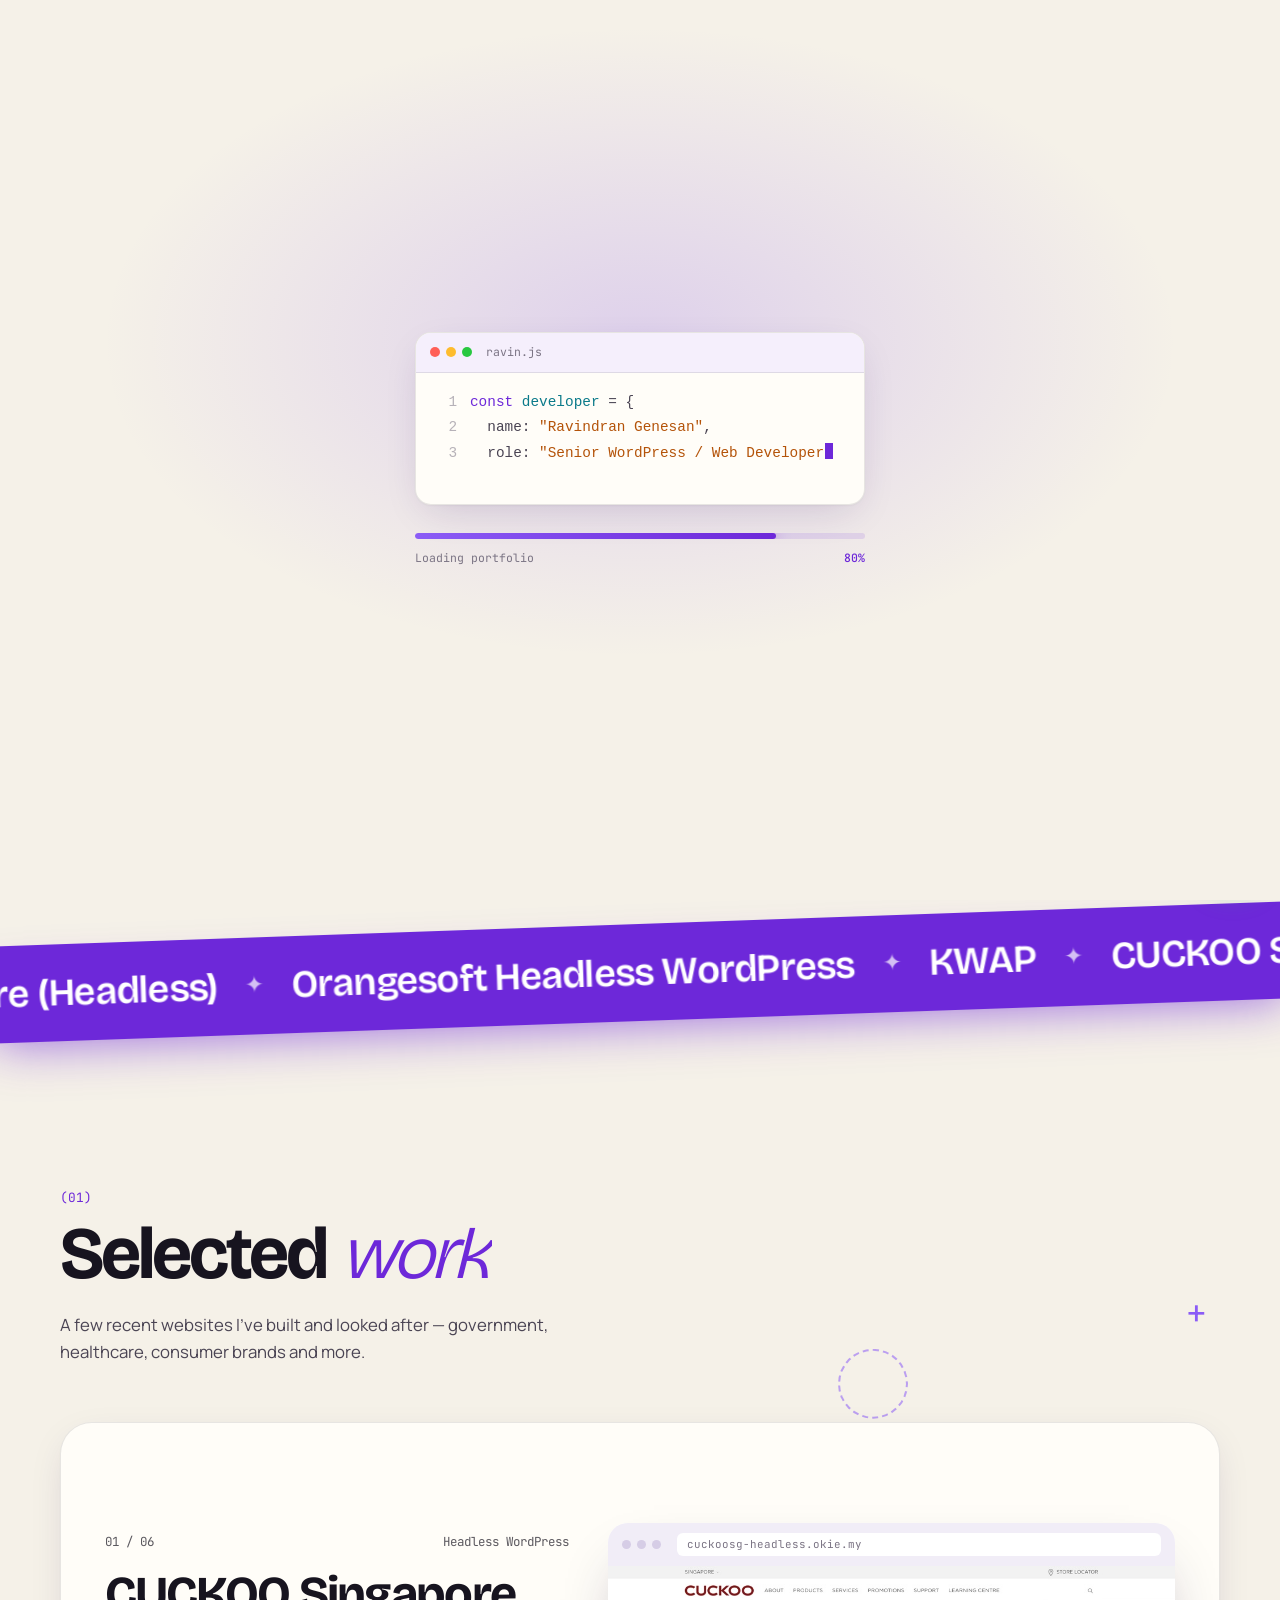
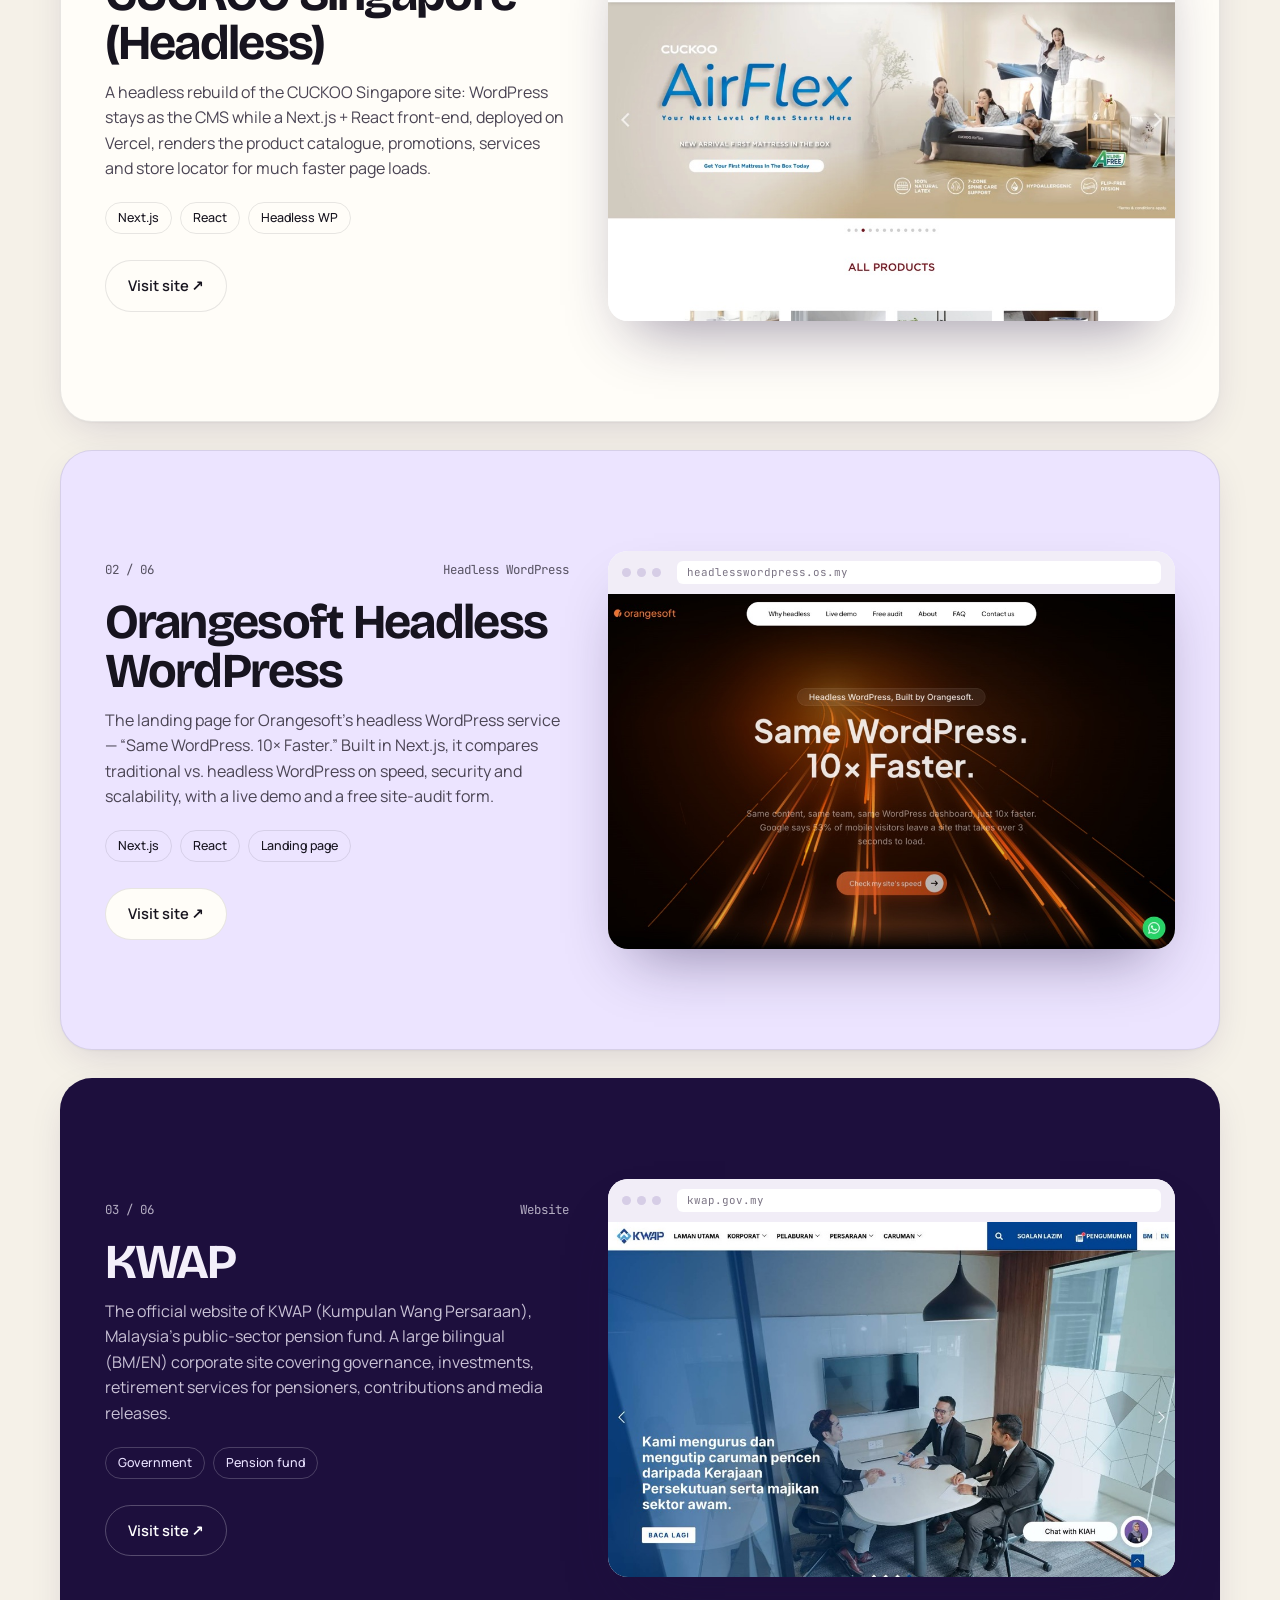
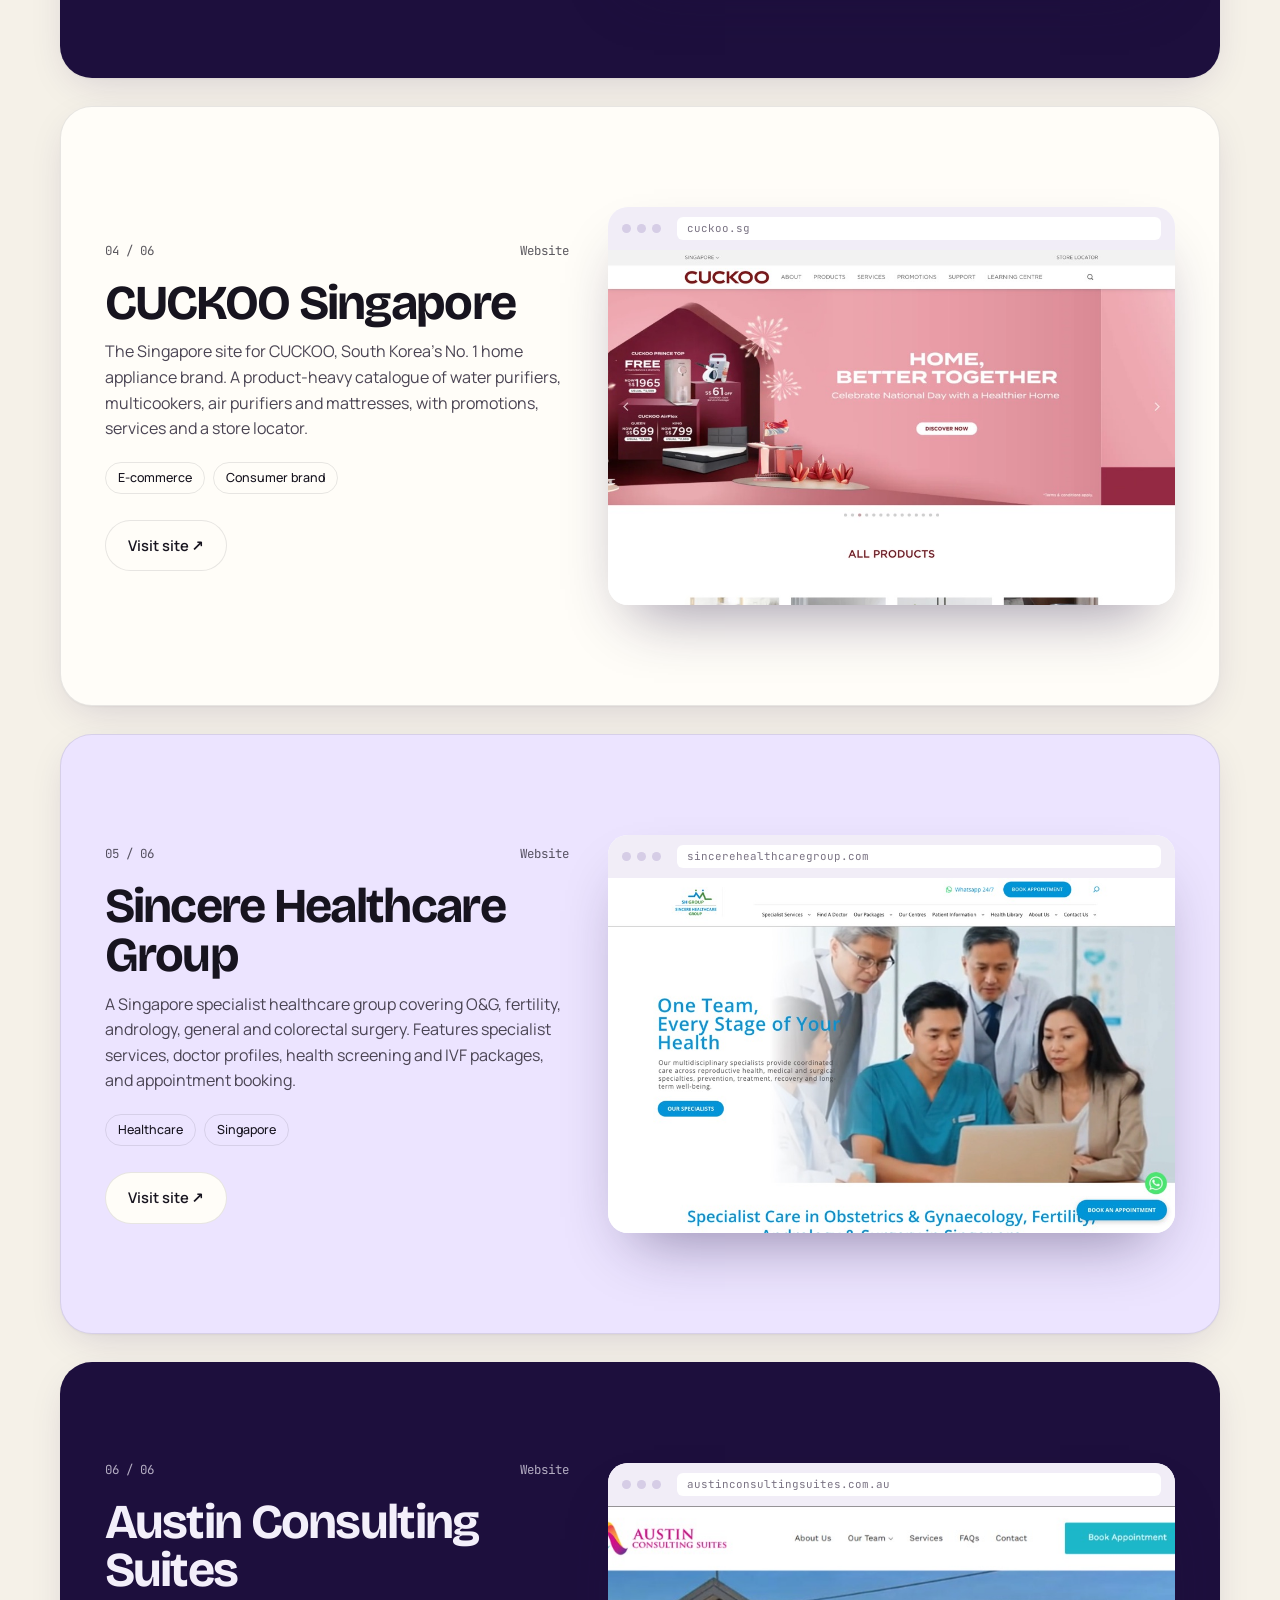
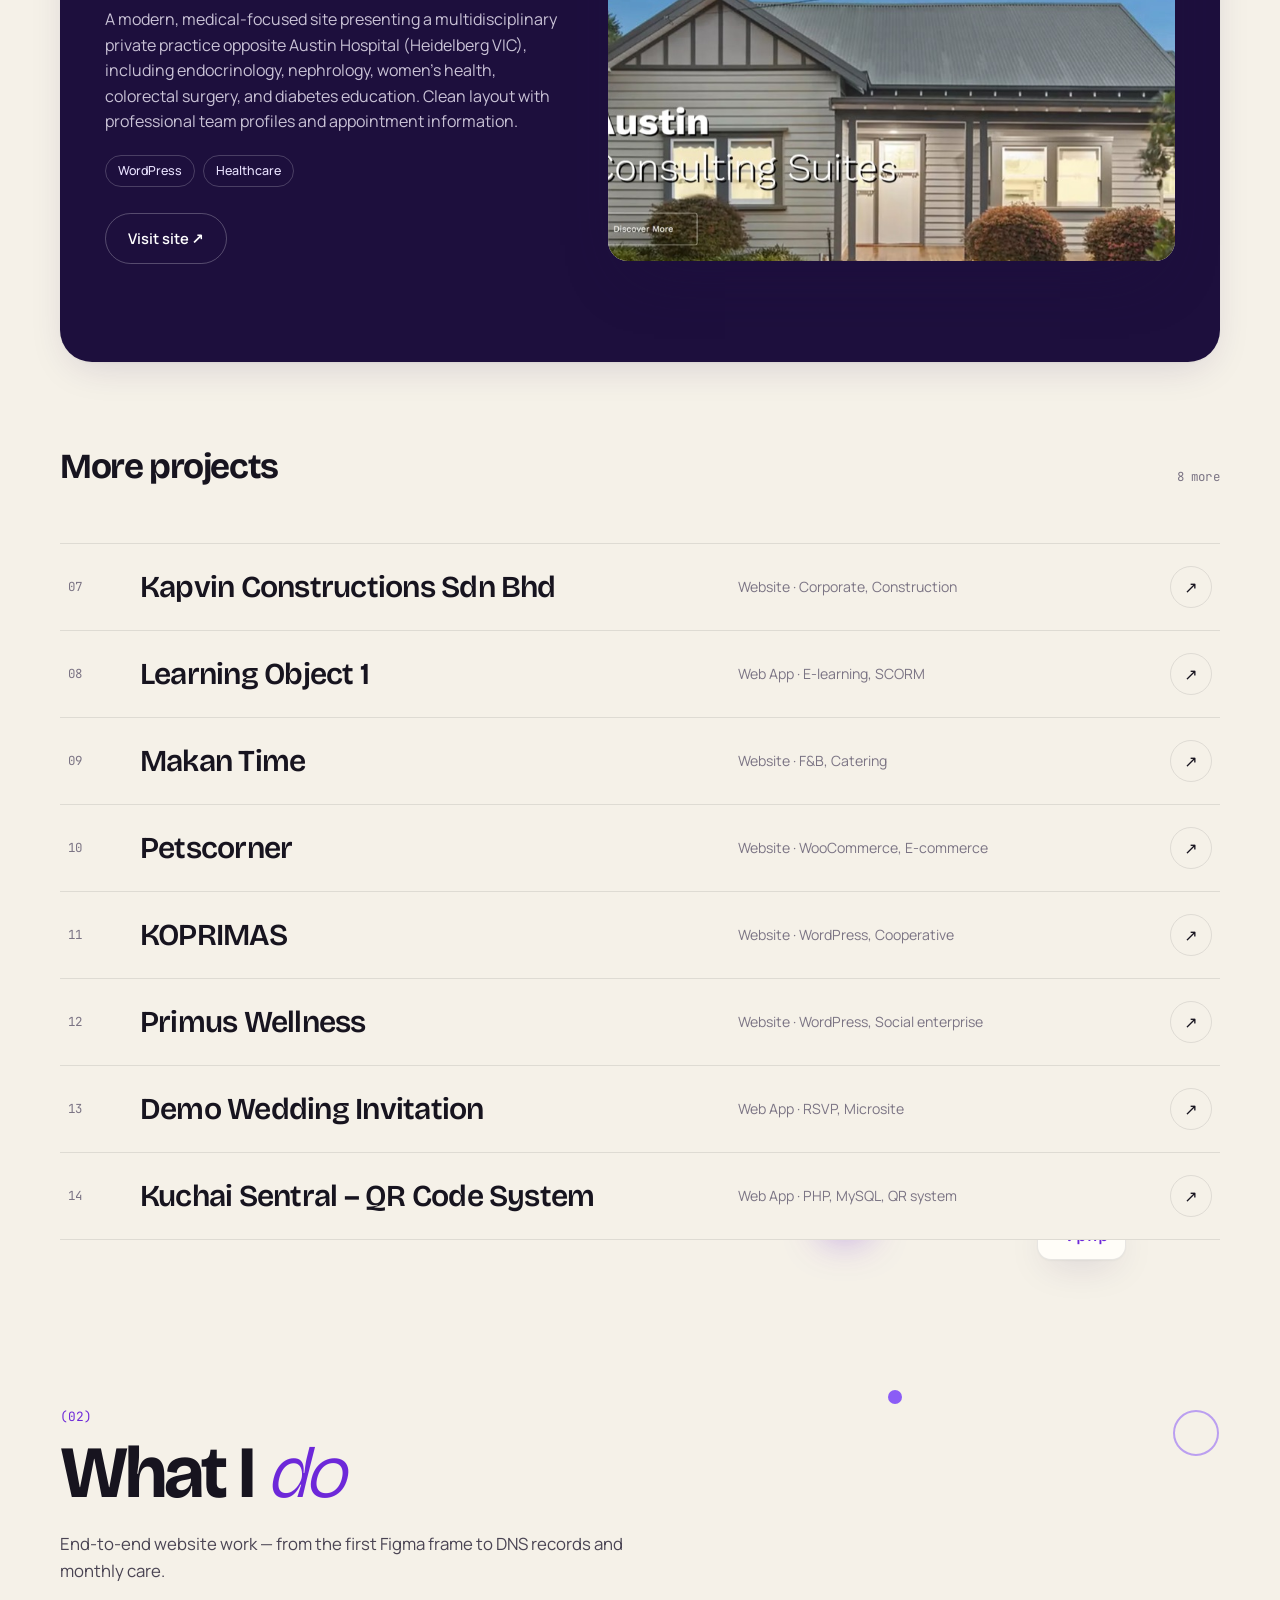
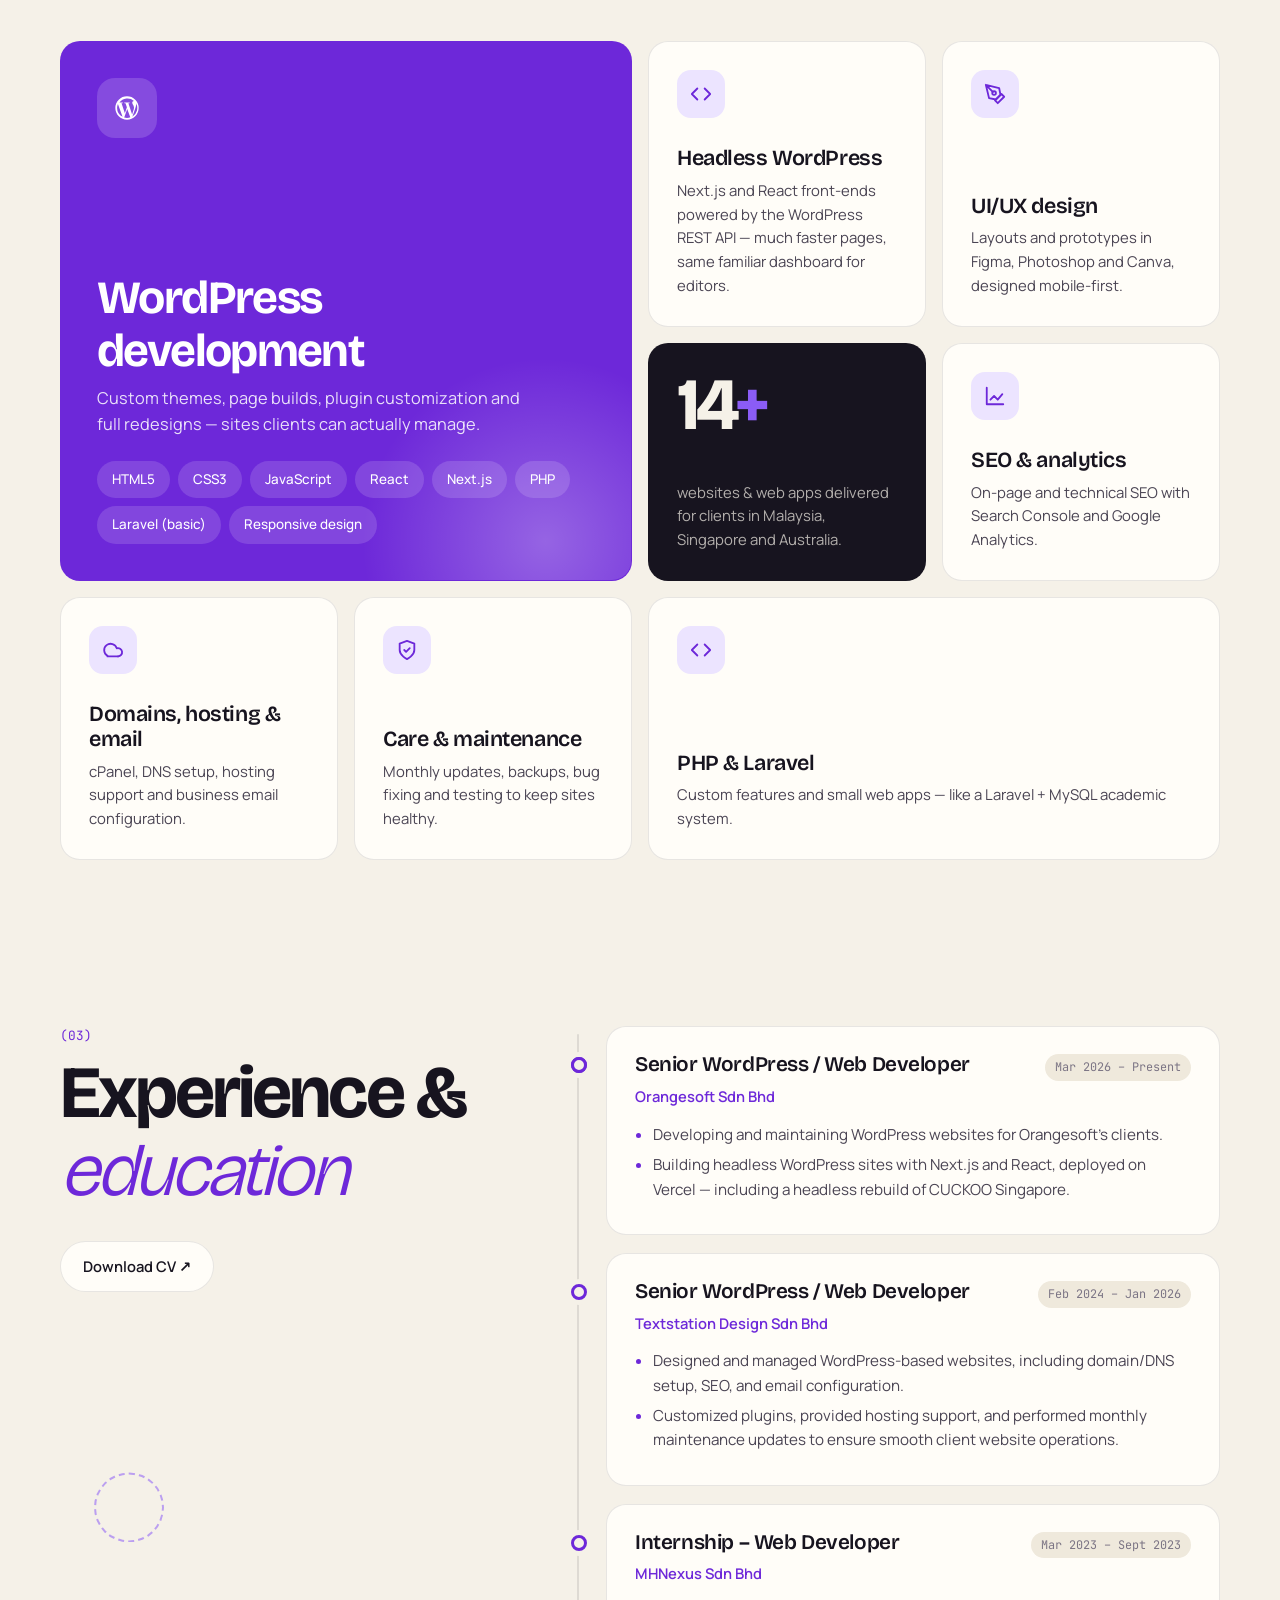
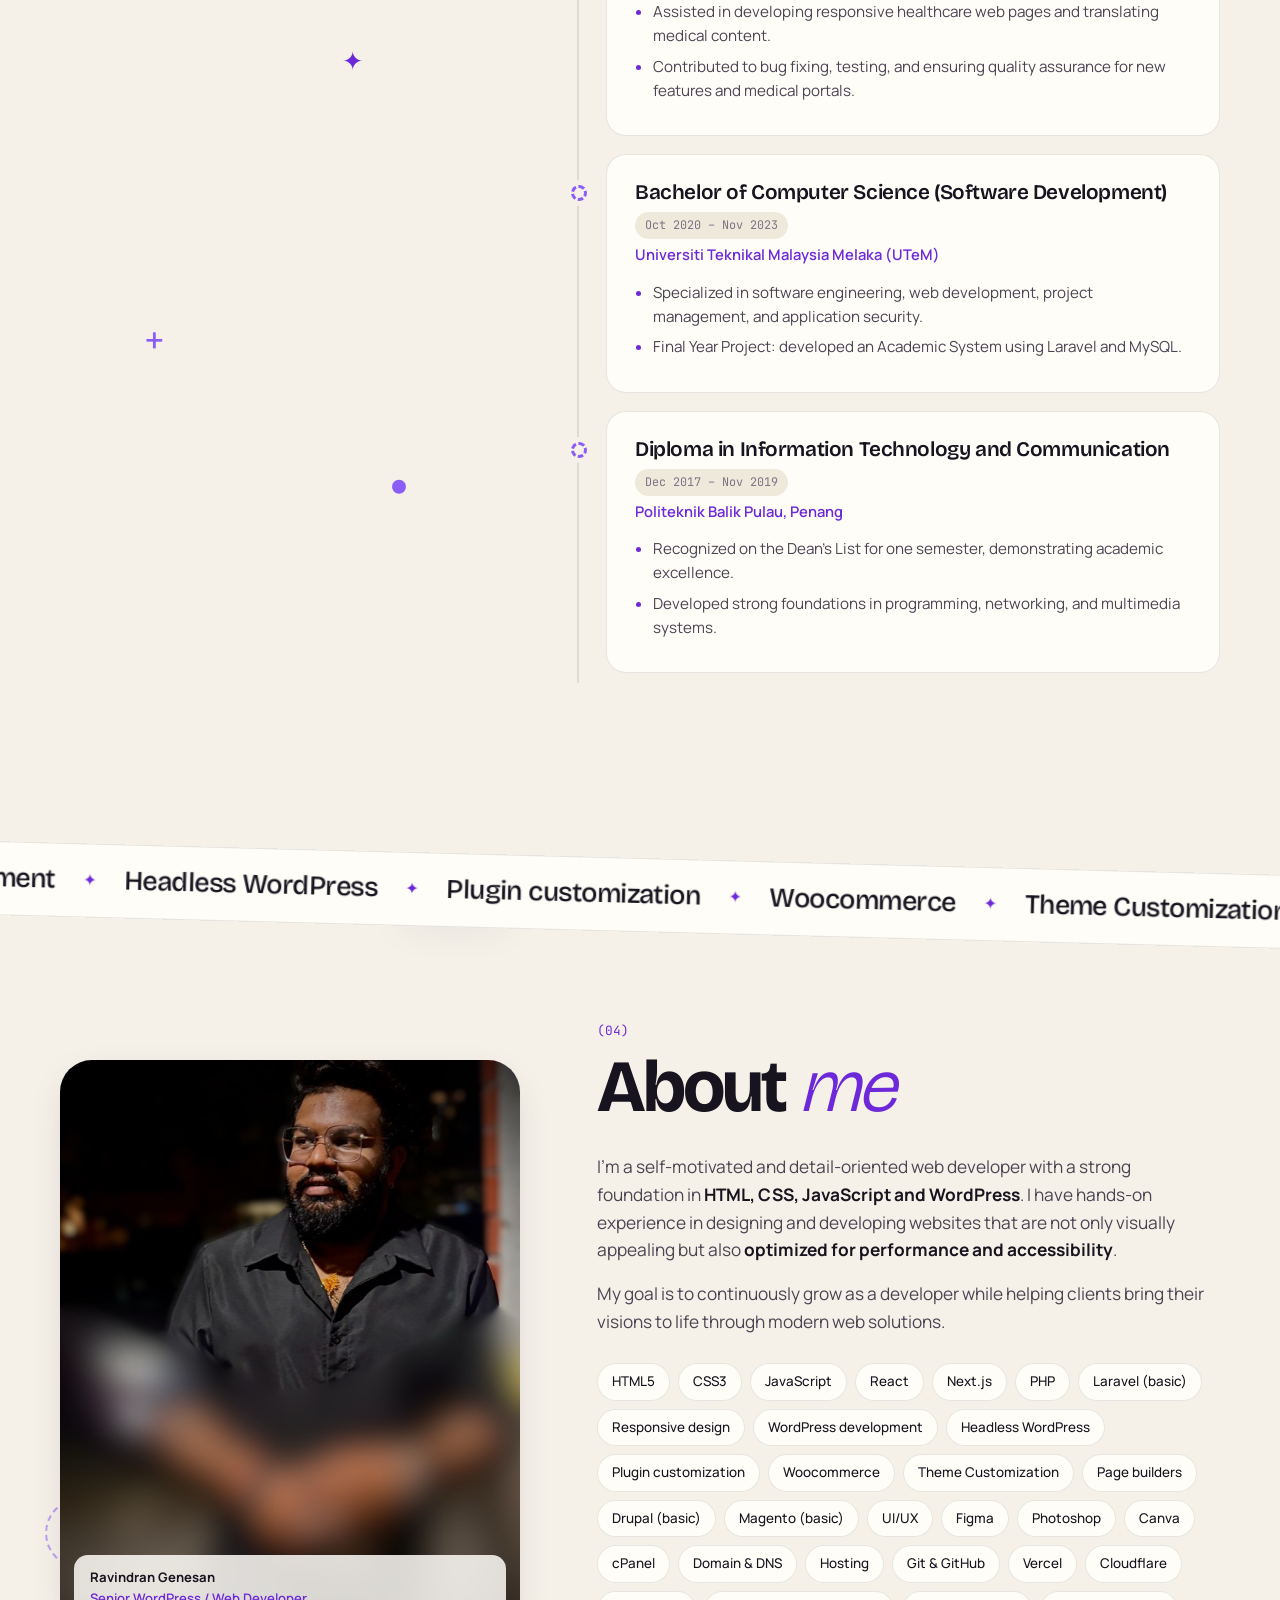
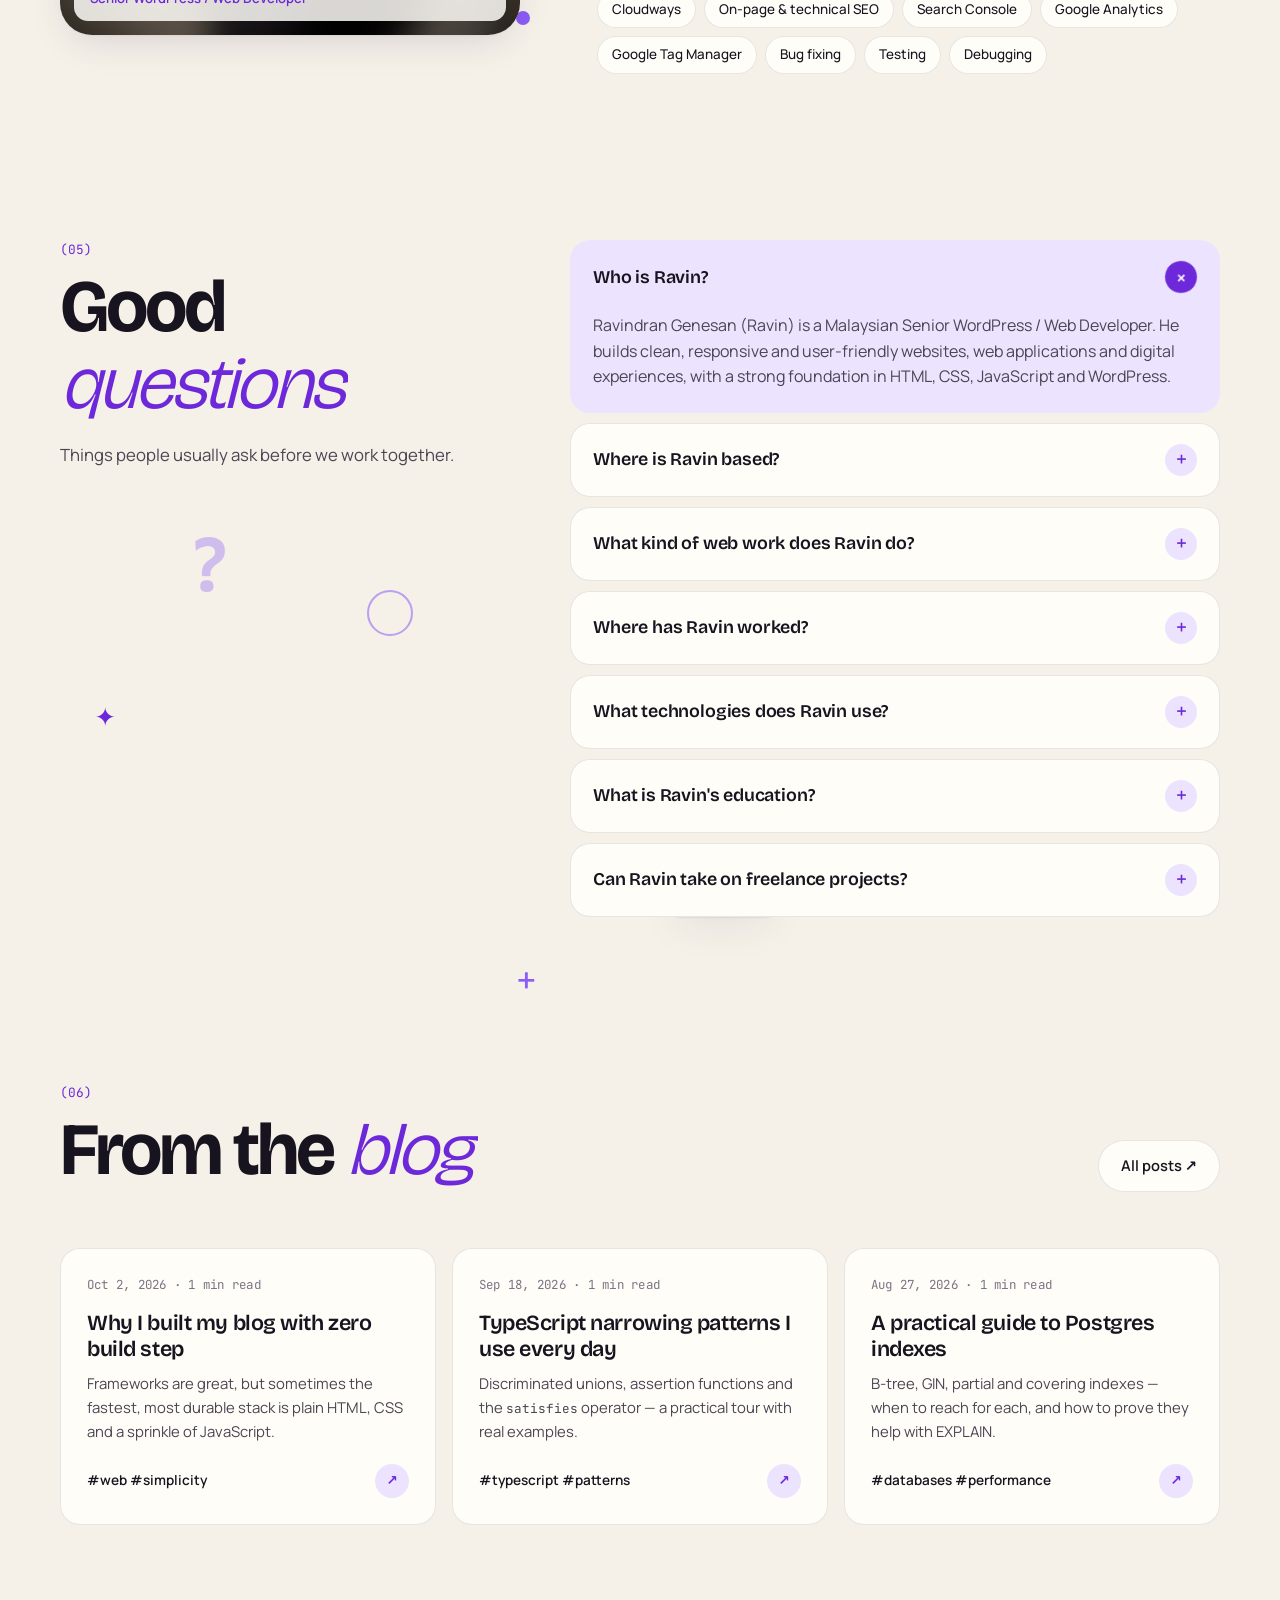
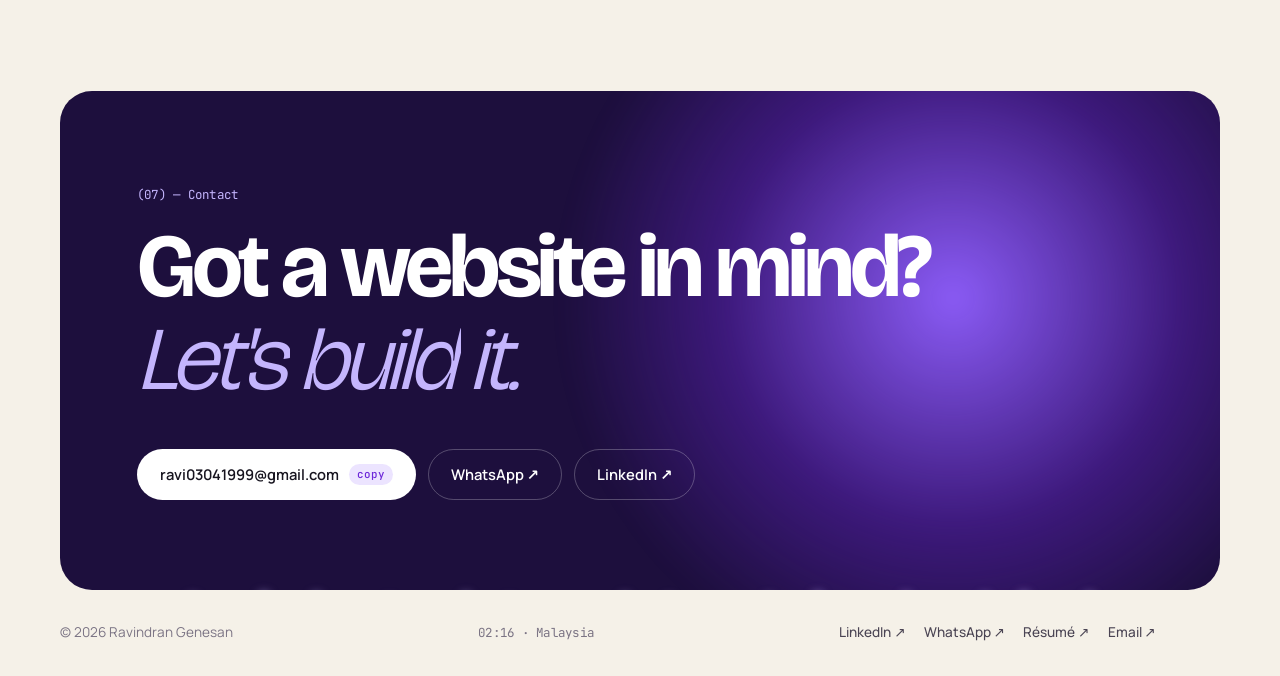
<file: Personal-blog/index.html>
<!doctype html>
<html lang="en" data-theme="light">
<head>
  <meta charset="utf-8" />
  <meta name="viewport" content="width=device-width, initial-scale=1" />
  <title>Ravin — Senior WordPress / Web Developer</title>
  <meta name="description" content="Portfolio of Ravindran Genesan (Ravin), a Malaysian Senior WordPress / Web Developer building clean, responsive WordPress sites and web apps." />
  <link rel="icon" href="data:image/svg+xml,<svg xmlns='http://www.w3.org/2000/svg' viewBox='0 0 32 32'><rect width='32' height='32' rx='10' fill='%236d28d9'/><text x='16' y='22.5' text-anchor='middle' font-family='Arial,sans-serif' font-weight='800' font-size='17' fill='%23f5f1e8'>R.</text></svg>" />
  <link rel="preconnect" href="https://fonts.googleapis.com" />
  <link rel="preconnect" href="https://fonts.gstatic.com" crossorigin />
  <link href="https://fonts.googleapis.com/css2?family=Bricolage+Grotesque:opsz,wght@12..96,300..800&family=Manrope:wght@400;500;600;700&family=JetBrains+Mono:wght@400;500&display=swap" rel="stylesheet" />
  <script>
    try {
      const t = sessionStorage.getItem("theme") || "light";
      document.documentElement.dataset.theme = t;
    } catch {}
  </script>
  <link rel="stylesheet" href="css/style.css" />
</head>
<body data-page="home" class="is-loading">
  <!-- Splash screen -->
  <div class="splash" id="splash" role="status" aria-live="polite" aria-label="Loading">
    <div class="splash-inner">
      <div class="splash-code" aria-label="Ravindran Genesan — Senior WordPress / Web Developer">
        <div class="splash-code-bar" aria-hidden="true"><i></i><i></i><i></i><span>ravin.js</span></div>
        <pre aria-hidden="true"><code id="splash-code"></code></pre>
      </div>
      <div class="splash-bar" aria-hidden="true"><span id="splash-fill"></span></div>
      <div class="splash-meta" aria-hidden="true"><span>Loading portfolio</span><span id="splash-pct">0%</span></div>
    </div>
  </div>
  <!-- Floating pill nav -->
  <header class="nav" id="topbar">
    <a class="nav-logo" href="#top" aria-label="Home">R<span>.</span></a>
    <nav class="nav-links" id="nav-links">
      <a href="#work">Work</a>
      <a href="#services">Services</a>
      <a href="#experience">Experience</a>
      <a href="#about">About</a>
      <a href="blog.html">Blog</a>
    </nav>
    <div class="nav-actions">
      <button class="icon-btn" id="theme-toggle" type="button" aria-label="Toggle theme"></button>
      <button class="icon-btn menu-btn" id="menu-btn" type="button" aria-label="Open menu"></button>
      <a class="btn btn-primary btn-sm" href="#contact">Let's talk</a>
    </div>
  </header>

  <main id="top">
    <!-- Hero -->
    <section class="hero container">
      <div class="hero-top reveal">
        <span class="status"><i></i> Available for freelance &amp; full-time</span>
        <span class="mono muted" id="hero-local"></span>
      </div>
      <h1 class="hero-title">
        <span class="line"><span>Hi, I'm Ravin</span></span>
        <span class="line"><span><span class="hero-pill"><img id="hero-photo" alt="" /></span>a <span class="hl">WordPress</span></span></span>
        <span class="line"><span>&amp; web developer.</span></span>
      </h1>
      <div class="hero-bottom reveal">
        <p class="hero-lead" id="tagline"></p>
        <div class="hero-stats" id="stats"></div>
        <a class="spin-badge" href="#work" aria-label="Scroll to work">
          <svg viewBox="0 0 120 120" aria-hidden="true">
            <defs><path id="circle" d="M60,60 m-46,0 a46,46 0 1,1 92,0 a46,46 0 1,1 -92,0" /></defs>
            <text><textPath href="#circle">scroll to explore • selected work • </textPath></text>
          </svg>
          <span>↓</span>
        </a>
      </div>
    </section>

    <!-- Client ticker -->
    <div class="ticker" aria-label="Clients">
      <div class="ticker-track" id="ticker"></div>
    </div>

    <!-- Featured work: stacking cards -->
    <section class="section container" id="work">
      <div class="sec-head reveal">
        <span class="sec-num">(01)</span>
        <h2 class="sec-title">Selected <span class="hl">work</span></h2>
        <p class="sec-sub">A few recent websites I've built and looked after — government, healthcare, consumer brands and more.</p>
      </div>
      <div class="stack" id="stack"></div>
    </section>

    <!-- More work: hover list -->
    <section class="section section--flush container" id="more-work">
      <div class="sec-head sec-head--row reveal">
        <h3 class="sec-title sec-title--sm">More projects</h3>
        <span class="mono muted" id="more-count"></span>
      </div>
      <div class="list reveal" id="more-list"></div>
      <div class="hover-preview" id="hover-preview" aria-hidden="true"><img alt="" /></div>
    </section>

    <!-- Services bento -->
    <section class="section container" id="services">
      <div class="sec-head reveal">
        <span class="sec-num">(02)</span>
        <h2 class="sec-title">What I <span class="hl">do</span></h2>
        <p class="sec-sub">End-to-end website work — from the first Figma frame to DNS records and monthly care.</p>
      </div>
      <div class="bento" id="bento"></div>
    </section>

    <!-- Experience -->
    <section class="section container" id="experience">
      <div class="split">
        <div class="split-aside reveal">
          <span class="sec-num">(03)</span>
          <h2 class="sec-title">Experience &amp; <span class="hl">education</span></h2>
          <a class="btn btn-outline" id="cv-link" target="_blank" rel="noopener">Download CV ↗</a>
        </div>
        <div class="timeline" id="timeline"></div>
      </div>
    </section>

    <!-- Skills band -->
    <div class="ticker ticker--alt" aria-label="Skills">
      <div class="ticker-track" id="skills-ticker"></div>
    </div>

    <!-- About -->
    <section class="section container" id="about">
      <div class="about">
        <figure class="about-photo reveal">
          <img id="about-photo" alt="" />
          <figcaption><strong data-fullname></strong><span data-role></span></figcaption>
        </figure>
        <div class="about-body reveal">
          <span class="sec-num">(04)</span>
          <h2 class="sec-title">About <span class="hl">me</span></h2>
          <div id="about-text"></div>
          <div class="chips" id="skill-chips"></div>
        </div>
      </div>
    </section>

    <!-- FAQ -->
    <section class="section container" id="faq">
      <div class="split">
        <div class="split-aside reveal">
          <span class="sec-num">(05)</span>
          <h2 class="sec-title">Good <span class="hl">questions</span></h2>
          <p class="sec-sub">Things people usually ask before we work together.</p>
        </div>
        <div class="accordion reveal" id="faq-list"></div>
      </div>
    </section>

    <!-- Writing -->
    <section class="section container" id="writing">
      <div class="sec-head sec-head--row reveal">
        <div>
          <span class="sec-num">(06)</span>
          <h2 class="sec-title">From the <span class="hl">blog</span></h2>
        </div>
        <a class="btn btn-outline" href="blog.html">All posts ↗</a>
      </div>
      <div class="post-grid" id="latest-posts"></div>
    </section>

    <!-- Contact -->
    <section class="container" id="contact">
      <div class="cta reveal">
        <div class="cta-orb" aria-hidden="true"></div>
        <span class="mono cta-kicker">(07) — Contact</span>
        <h2 class="cta-title">Got a website in mind?<br /><span class="cta-accent">Let's build it.</span></h2>
        <div class="cta-actions">
          <button class="btn btn-light" id="copy-email" type="button"><span data-email-text></span><small>copy</small></button>
          <a class="btn btn-ghost-light" id="cta-whatsapp" target="_blank" rel="noopener">WhatsApp ↗</a>
          <a class="btn btn-ghost-light" id="cta-linkedin" target="_blank" rel="noopener">LinkedIn ↗</a>
        </div>
      </div>
    </section>
  </main>

  <footer class="footer container">
    <span>© <span data-year></span> <span data-fullname></span></span>
    <span class="mono"><span id="clock">--:--</span> · Malaysia</span>
    <div class="footer-links" data-socials></div>
  </footer>

  <a class="whatsapp-fab" id="whatsapp-fab" target="_blank" rel="noopener" aria-label="Chat on WhatsApp"></a>

  <script src="js/data.js"></script>
  <script src="js/main.js"></script>
</body>
</html>
</file>
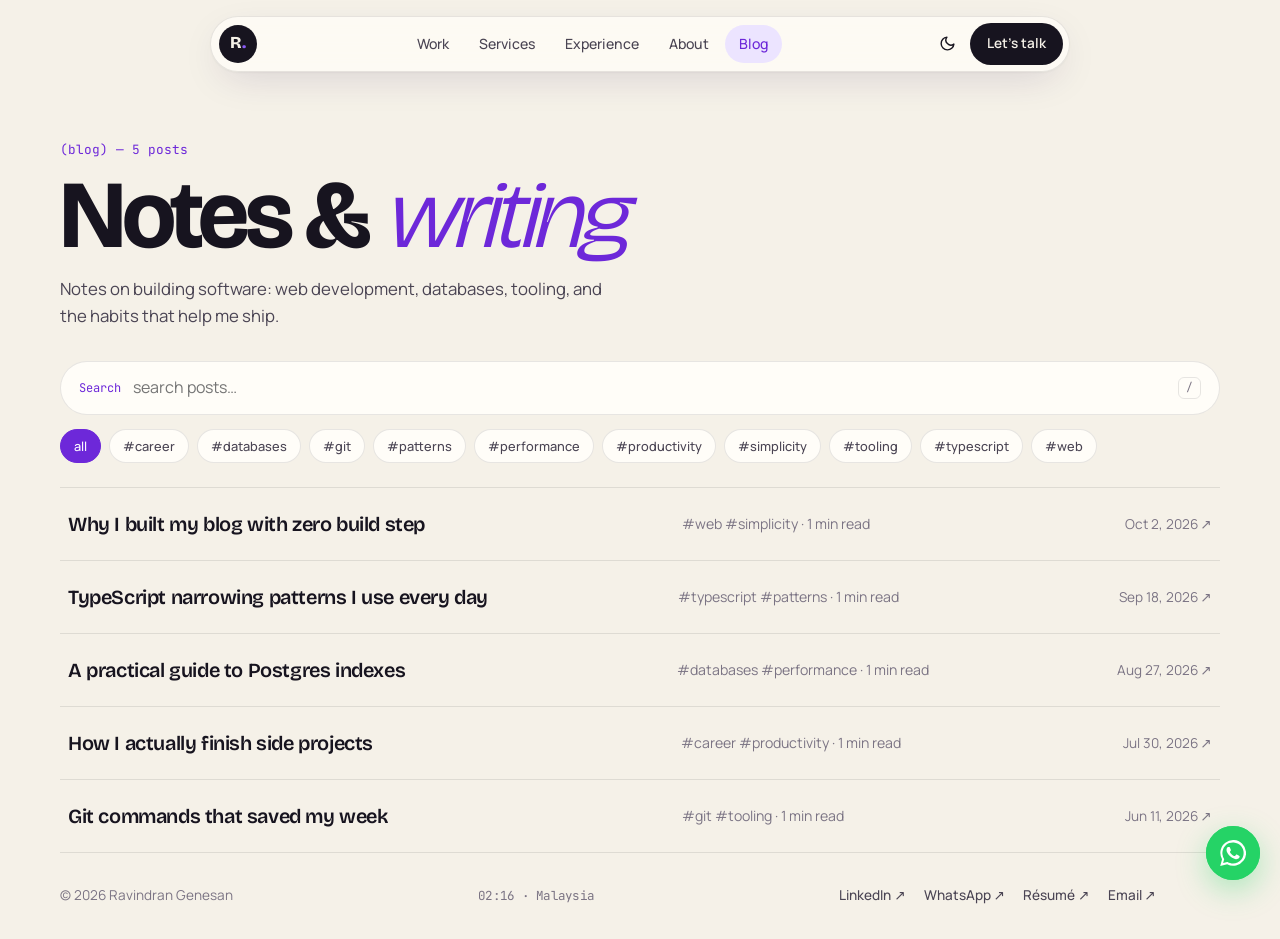
<file: Personal-blog/blog.html>
<!doctype html>
<html lang="en" data-theme="light">
<head>
  <meta charset="utf-8" />
  <meta name="viewport" content="width=device-width, initial-scale=1" />
  <title>Blog — Ravin</title>
  <meta name="description" content="Notes on web development, databases, tooling and shipping software." />
  <link rel="icon" href="data:image/svg+xml,<svg xmlns='http://www.w3.org/2000/svg' viewBox='0 0 32 32'><rect width='32' height='32' rx='10' fill='%236d28d9'/><text x='16' y='22.5' text-anchor='middle' font-family='Arial,sans-serif' font-weight='800' font-size='17' fill='%23f5f1e8'>R.</text></svg>" />
  <link rel="preconnect" href="https://fonts.googleapis.com" />
  <link rel="preconnect" href="https://fonts.gstatic.com" crossorigin />
  <link href="https://fonts.googleapis.com/css2?family=Bricolage+Grotesque:opsz,wght@12..96,300..800&family=Manrope:wght@400;500;600;700&family=JetBrains+Mono:wght@400;500&display=swap" rel="stylesheet" />
  <script>
    try {
      const t = sessionStorage.getItem("theme") || "light";
      document.documentElement.dataset.theme = t;
    } catch {}
  </script>
  <link rel="stylesheet" href="css/style.css" />
</head>
<body data-page="blog">
  <header class="nav" id="topbar">
    <a class="nav-logo" href="index.html" aria-label="Home">R<span>.</span></a>
    <nav class="nav-links" id="nav-links">
      <a href="index.html#work">Work</a>
      <a href="index.html#services">Services</a>
      <a href="index.html#experience">Experience</a>
      <a href="index.html#about">About</a>
      <a class="active" href="blog.html">Blog</a>
    </nav>
    <div class="nav-actions">
      <button class="icon-btn" id="theme-toggle" type="button" aria-label="Toggle theme"></button>
      <button class="icon-btn menu-btn" id="menu-btn" type="button" aria-label="Open menu"></button>
      <a class="btn btn-primary btn-sm" href="index.html#contact">Let's talk</a>
    </div>
  </header>

  <main class="container page">
    <header class="page-head">
      <span class="sec-num">(blog) — <span id="post-count"></span></span>
      <h1>Notes &amp; <span class="hl">writing</span></h1>
      <p>Notes on building software: web development, databases, tooling, and the habits that help me ship.</p>
    </header>

    <div class="toolbar">
      <label class="search">
        <span class="t-prompt">Search</span>
        <span class="sr-only">Search posts</span>
        <input id="search" type="search" placeholder="search posts…" autocomplete="off" />
        <kbd>/</kbd>
      </label>
      <div class="tags" id="tag-filter"></div>
    </div>

    <div class="rows" id="post-list"></div>
  </main>

  <footer class="footer container">
    <span>© <span data-year></span> <span data-fullname></span></span>
    <span class="mono"><span id="clock">--:--</span> · Malaysia</span>
    <div class="footer-links" data-socials></div>
  </footer>

  <a class="whatsapp-fab" id="whatsapp-fab" target="_blank" rel="noopener" aria-label="Chat on WhatsApp"></a>

  <script src="js/data.js"></script>
  <script src="js/main.js"></script>
</body>
</html>
</file>
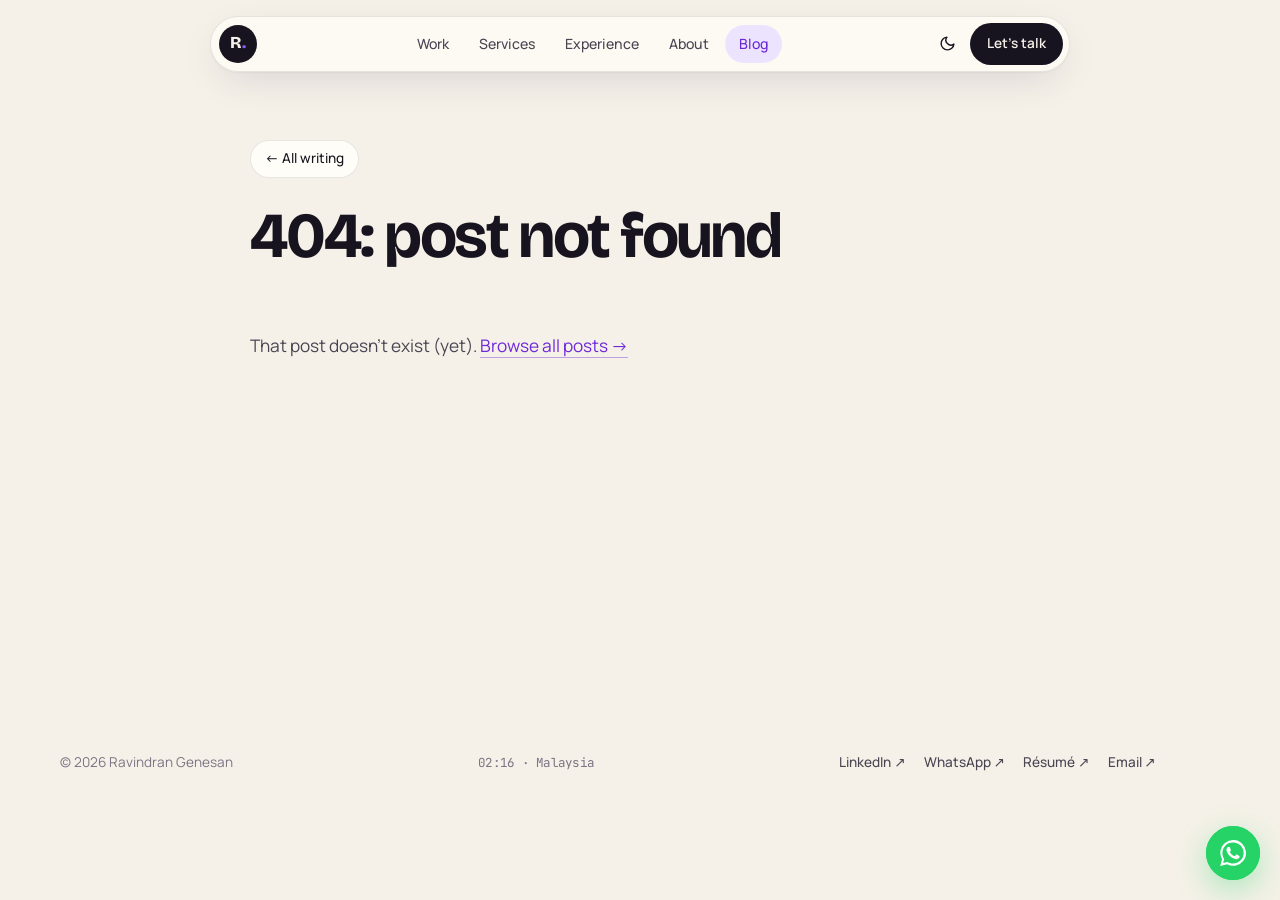
<file: Personal-blog/post.html>
<!doctype html>
<html lang="en" data-theme="light">
<head>
  <meta charset="utf-8" />
  <meta name="viewport" content="width=device-width, initial-scale=1" />
  <title>Post — Ravin</title>
  <link rel="icon" href="data:image/svg+xml,<svg xmlns='http://www.w3.org/2000/svg' viewBox='0 0 32 32'><rect width='32' height='32' rx='10' fill='%236d28d9'/><text x='16' y='22.5' text-anchor='middle' font-family='Arial,sans-serif' font-weight='800' font-size='17' fill='%23f5f1e8'>R.</text></svg>" />
  <link rel="preconnect" href="https://fonts.googleapis.com" />
  <link rel="preconnect" href="https://fonts.gstatic.com" crossorigin />
  <link href="https://fonts.googleapis.com/css2?family=Bricolage+Grotesque:opsz,wght@12..96,300..800&family=Manrope:wght@400;500;600;700&family=JetBrains+Mono:wght@400;500&display=swap" rel="stylesheet" />
  <script>
    try {
      const t = sessionStorage.getItem("theme") || "light";
      document.documentElement.dataset.theme = t;
    } catch {}
  </script>
  <link rel="stylesheet" href="css/style.css" />
</head>
<body data-page="post">
  <div class="progress" aria-hidden="true"></div>
  <header class="nav" id="topbar">
    <a class="nav-logo" href="index.html" aria-label="Home">R<span>.</span></a>
    <nav class="nav-links" id="nav-links">
      <a href="index.html#work">Work</a>
      <a href="index.html#services">Services</a>
      <a href="index.html#experience">Experience</a>
      <a href="index.html#about">About</a>
      <a class="active" href="blog.html">Blog</a>
    </nav>
    <div class="nav-actions">
      <button class="icon-btn" id="theme-toggle" type="button" aria-label="Toggle theme"></button>
      <button class="icon-btn menu-btn" id="menu-btn" type="button" aria-label="Open menu"></button>
      <a class="btn btn-primary btn-sm" href="index.html#contact">Let's talk</a>
    </div>
  </header>

  <main class="container page">
    <header class="article-head">
      <a class="back" href="blog.html">← All writing</a>
      <h1 id="post-title"></h1>
      <div class="article-meta" id="post-meta"></div>
    </header>
    <article class="prose" id="post-body"></article>
    <nav class="article-nav" id="article-nav" aria-label="More posts"></nav>
  </main>

  <footer class="footer container">
    <span>© <span data-year></span> <span data-fullname></span></span>
    <span class="mono"><span id="clock">--:--</span> · Malaysia</span>
    <div class="footer-links" data-socials></div>
  </footer>

  <a class="whatsapp-fab" id="whatsapp-fab" target="_blank" rel="noopener" aria-label="Chat on WhatsApp"></a>

  <script src="js/data.js"></script>
  <script src="js/main.js"></script>
</body>
</html>
</file>
<file: Personal-blog/css/style.css>
/* ==========================================================================
   Tokens — milky light (default) + purple accent; dark theme below
   ========================================================================== */
:root {
  --bg: #f5f1e8;
  --bg-2: #efe9dc;
  --card: #fffdf8;
  --ink: #17141f;
  --ink-2: #4a4453;
  --muted: #7b7484;
  --line: rgba(23, 20, 31, 0.1);
  --purple: #6d28d9;
  --purple-2: #8b5cf6;
  --lavender: #ece4ff;
  --lavender-2: #ddd0ff;
  --deep: #1d0f3d;
  --on-purple: #ffffff;
  --shadow: 0 1px 2px rgba(23, 20, 31, 0.04), 0 12px 40px -12px rgba(45, 20, 90, 0.18);
  --wa: #25d366;

  --display: "Bricolage Grotesque", "Manrope", system-ui, sans-serif;
  --sans: "Manrope", system-ui, -apple-system, "Segoe UI", sans-serif;
  --mono: "JetBrains Mono", ui-monospace, SFMono-Regular, Menlo, monospace;

  --max: 1240px;
  --pad: clamp(16px, 4vw, 40px);
  --r-lg: 32px;
  --r-md: 20px;
  --r-sm: 12px;
  --ease: cubic-bezier(0.22, 1, 0.36, 1);
}

[data-theme="dark"] {
  --bg: #121019;
  --bg-2: #181522;
  --card: #1c1927;
  --ink: #f3effa;
  --ink-2: #c9c2d6;
  --muted: #8d859c;
  --line: rgba(243, 239, 250, 0.09);
  --purple: #a78bfa;
  --purple-2: #c4b5fd;
  --lavender: #2a2240;
  --lavender-2: #362b55;
  --deep: #241645;
  --on-purple: #120d1f;
  --shadow: 0 1px 2px rgba(0, 0, 0, 0.3), 0 16px 40px -12px rgba(0, 0, 0, 0.6);
}

/* ==========================================================================
   Base
   ========================================================================== */
*, *::before, *::after { box-sizing: border-box; }
html { scroll-behavior: smooth; -webkit-text-size-adjust: 100%; overflow-x: clip; }
body {
  margin: 0;
  background: var(--bg);
  color: var(--ink);
  font-family: var(--sans);
  font-size: 16px;
  line-height: 1.6;
  -webkit-font-smoothing: antialiased;
  overflow-x: clip;
  transition: background 0.4s, color 0.4s;
}
img { display: block; max-width: 100%; }
a { color: inherit; text-decoration: none; }
button { font: inherit; color: inherit; }
::selection { background: var(--purple); color: var(--on-purple); }
:focus-visible { outline: 2px solid var(--purple); outline-offset: 3px; border-radius: 6px; }

.container { max-width: var(--max); margin: 0 auto; padding: 0 var(--pad); }
.mono { font-family: var(--mono); font-size: 0.78rem; letter-spacing: 0.02em; }
.muted { color: var(--muted); }
.hl { color: var(--purple); }
.sr-only { position: absolute; width: 1px; height: 1px; overflow: hidden; clip: rect(0 0 0 0); }

/* Buttons */
.btn {
  display: inline-flex;
  align-items: center;
  gap: 10px;
  padding: 13px 22px;
  border-radius: 999px;
  border: 1px solid transparent;
  background: none;
  font-weight: 600;
  font-size: 0.92rem;
  white-space: nowrap;
  cursor: pointer;
  transition: background 0.25s, color 0.25s, border-color 0.25s, transform 0.25s var(--ease);
}
.btn:hover { transform: translateY(-2px); }
.btn-sm { padding: 9px 16px; font-size: 0.85rem; }
.btn-primary { background: var(--ink); color: var(--bg); }
.btn-primary:hover { background: var(--purple); color: var(--on-purple); }
.btn-outline { border-color: var(--line); background: var(--card); }
.btn-outline:hover { border-color: var(--purple); color: var(--purple); }
.btn-light { background: #fff; color: #17141f; }
.btn-light:hover { background: #ddd0ff; color: #17141f; }
.btn-light small { font-family: var(--mono); font-size: 0.68rem; padding: 2px 8px; border-radius: 999px; background: #ece4ff; color: #6d28d9; font-weight: 500; }
.btn-ghost-light { border-color: rgba(255, 255, 255, 0.25); color: #fff; }
.btn-ghost-light:hover { background: rgba(255, 255, 255, 0.12); border-color: #fff; }

.icon-btn {
  display: inline-grid;
  place-items: center;
  width: 38px; height: 38px;
  border-radius: 50%;
  border: 0;
  background: transparent;
  cursor: pointer;
  transition: background 0.2s, color 0.2s;
}
.icon-btn:hover { background: var(--lavender); color: var(--purple); }
.icon-btn svg { width: 17px; height: 17px; }

/* ==========================================================================
   Floating pill nav
   ========================================================================== */
.nav {
  position: fixed;
  top: 16px; left: 50%;
  z-index: 50;
  transform: translateX(-50%);
  width: min(calc(100% - 24px), 860px);
  display: flex;
  align-items: center;
  gap: 8px;
  padding: 6px 6px 6px 8px;
  border-radius: 999px;
  background: color-mix(in srgb, var(--card) 78%, transparent);
  border: 1px solid var(--line);
  backdrop-filter: blur(16px) saturate(1.4);
  -webkit-backdrop-filter: blur(16px) saturate(1.4);
  box-shadow: var(--shadow);
  transition: transform 0.4s var(--ease);
}
.nav.hide { transform: translate(-50%, -140%); }
.nav-logo {
  display: flex; align-items: center; justify-content: center;
  width: 38px; height: 38px;
  border-radius: 50%;
  background: var(--ink); color: var(--bg);
  font-family: var(--display); font-weight: 800; font-size: 1.05rem;
  transition: background 0.25s;
}
.nav-logo span { color: var(--purple-2); }
.nav-logo:hover { background: var(--purple); }
.nav-links { display: flex; gap: 2px; margin: 0 auto; }
.nav-links a {
  padding: 8px 14px;
  border-radius: 999px;
  font-size: 0.88rem;
  font-weight: 500;
  color: var(--ink-2);
  transition: background 0.2s, color 0.2s;
}
.nav-links a:hover, .nav-links a.active { background: var(--lavender); color: var(--purple); }
.nav-actions { display: flex; align-items: center; gap: 4px; }
.menu-btn { display: none; }

/* ==========================================================================
   Hero
   ========================================================================== */
.hero {
  position: relative;
  min-height: 100vh;
  min-height: 100svh;
  display: flex;
  flex-direction: column;
  justify-content: center;
  padding-top: 120px;
  padding-bottom: 48px;
  isolation: isolate;
}
.hero::before {
  content: "";
  position: absolute;
  z-index: -1;
  top: 8%; right: -10%;
  width: 60vw; height: 60vw; max-width: 760px; max-height: 760px;
  border-radius: 50%;
  background: radial-gradient(circle, color-mix(in srgb, var(--purple-2) 30%, transparent), transparent 65%);
  filter: blur(30px);
  animation: float 14s ease-in-out infinite alternate;
}
@keyframes float { to { transform: translate(-8%, 10%) scale(1.1); } }

.hero-top { display: flex; justify-content: space-between; align-items: center; gap: 16px; margin-bottom: clamp(24px, 4vw, 48px); }
.status {
  display: inline-flex; align-items: center; gap: 10px;
  padding: 8px 16px 8px 12px;
  border-radius: 999px;
  background: var(--card);
  border: 1px solid var(--line);
  font-size: 0.85rem; font-weight: 500;
}
.status i { position: relative; width: 8px; height: 8px; border-radius: 50%; background: #22c55e; }
.status i::after { content: ""; position: absolute; inset: -4px; border-radius: 50%; border: 2px solid #22c55e; animation: ping 1.8s ease-out infinite; }
@keyframes ping { from { transform: scale(0.6); opacity: 1; } to { transform: scale(1.8); opacity: 0; } }

.hero-title {
  margin: 0;
  font-family: var(--display);
  font-weight: 700;
  font-size: clamp(2.9rem, 10.2vw, 9.4rem);
  line-height: 0.92;
  letter-spacing: -0.045em;
}
.hero-title .line { display: block; overflow: hidden; padding-bottom: 0.06em; }
.hero-title .line > span { display: inline-block; transform: translateY(110%); transition: transform 1.1s var(--ease); }
.hero-title.in .line > span { transform: none; }
.hero-title .line:nth-child(2) > span { transition-delay: 0.1s; }
.hero-title .line:nth-child(3) > span { transition-delay: 0.2s; }
.hero-pill {
  display: inline-block;
  width: 1.8em; height: 0.94em;
  margin-right: 0.18em;
  vertical-align: -0.04em;
  border-radius: 999px;
  overflow: hidden;
  background: var(--lavender);
}
.hero-pill img { width: 100%; height: 100%; object-fit: cover; object-position: center 12%; transition: transform 0.8s var(--ease); }
.hero-pill:hover img { transform: scale(1.12); }
.hero-title .hl { font-style: italic; font-weight: 200; }

.hero-bottom {
  display: grid;
  grid-template-columns: 1.2fr 1fr auto;
  gap: clamp(20px, 4vw, 56px);
  align-items: end;
  margin-top: clamp(32px, 5vw, 64px);
}
.hero-lead { margin: 0; max-width: 32em; color: var(--ink-2); font-size: 1.05rem; }
.hero-stats { display: flex; gap: clamp(18px, 3vw, 36px); }
.hero-stats div { display: flex; flex-direction: column; }
.hero-stats strong { font-family: var(--display); font-size: clamp(1.8rem, 3vw, 2.6rem); font-weight: 700; letter-spacing: -0.03em; line-height: 1; }
.hero-stats span { font-size: 0.8rem; color: var(--muted); margin-top: 6px; }

.spin-badge { position: relative; display: grid; place-items: center; width: 116px; height: 116px; }
.spin-badge svg { position: absolute; inset: 0; width: 100%; height: 100%; animation: spin 16s linear infinite; }
.spin-badge text { font-family: var(--mono); font-size: 10.5px; letter-spacing: 0.18em; text-transform: uppercase; fill: var(--ink); }
.spin-badge > span {
  display: grid; place-items: center;
  width: 52px; height: 52px; border-radius: 50%;
  background: var(--purple); color: var(--on-purple);
  font-size: 1.2rem;
  transition: transform 0.3s var(--ease);
}
.spin-badge:hover > span { transform: scale(1.12); }
@keyframes spin { to { transform: rotate(360deg); } }

/* Ticker band */
.ticker {
  position: relative;
  z-index: 2;
  margin: 24px -2vw 0;
  padding: 18px 0;
  background: var(--purple);
  color: var(--on-purple);
  transform: rotate(-2deg);
  overflow: hidden;
  box-shadow: 0 20px 50px -20px color-mix(in srgb, var(--purple) 70%, transparent);
}
.ticker-track { display: flex; width: max-content; animation: marquee 38s linear infinite; }
.ticker:hover .ticker-track { animation-play-state: paused; }
.ticker-item {
  display: inline-flex; align-items: center; gap: 28px;
  padding-right: 28px;
  font-family: var(--display);
  font-size: clamp(1.4rem, 3vw, 2.4rem);
  font-weight: 600;
  letter-spacing: -0.02em;
  white-space: nowrap;
}
.ticker-item::after { content: "✦"; font-size: 0.6em; opacity: 0.7; }
@keyframes marquee { to { transform: translateX(-50%); } }

/* ==========================================================================
   Section scaffolding
   ========================================================================== */
.section { padding-top: clamp(96px, 13vw, 168px); }
.section--flush { padding-top: clamp(56px, 7vw, 88px); }
.sec-head { margin-bottom: clamp(32px, 5vw, 56px); max-width: 720px; }
.sec-head--row { display: flex; justify-content: space-between; align-items: flex-end; gap: 16px; max-width: none; }
.sec-num { display: block; font-family: var(--mono); font-size: 0.8rem; color: var(--purple); margin-bottom: 10px; }
.sec-title {
  margin: 0;
  font-family: var(--display);
  font-weight: 700;
  font-size: clamp(2.4rem, 6vw, 4.6rem);
  line-height: 0.98;
  letter-spacing: -0.04em;
}
.sec-title .hl { font-style: italic; font-weight: 300; }
.sec-title--sm { font-size: clamp(1.6rem, 3vw, 2.2rem); }
.sec-sub { margin: 16px 0 0; color: var(--ink-2); font-size: 1.05rem; max-width: 34em; }

/* ==========================================================================
   Stacking project cards
   ========================================================================== */
.stack { display: flex; flex-direction: column; gap: 28px; }
.stack-card {
  position: sticky;
  top: calc(96px + var(--i) * 18px);
  display: grid;
  grid-template-columns: 0.9fr 1.1fr;
  gap: clamp(20px, 3vw, 48px);
  align-items: center;
  min-height: min(76vh, 600px);
  padding: clamp(22px, 3.4vw, 44px);
  border-radius: var(--r-lg);
  background: var(--card);
  border: 1px solid var(--line);
  box-shadow: var(--shadow);
}
.stack-card:nth-child(3n + 2) { background: var(--lavender); }
.stack-card:nth-child(3n + 3) { background: var(--deep); color: #f3effa; border-color: transparent; }
.stack-card:nth-child(3n + 3) .stack-desc { color: #c9c2d6; }
.stack-card:nth-child(3n + 3) .pill { border-color: rgba(255, 255, 255, 0.2); color: #e9e2ff; }
.stack-card:nth-child(3n + 3) .btn-outline { background: transparent; border-color: rgba(255, 255, 255, 0.25); color: #fff; }
.stack-card:nth-child(3n + 3) .btn-outline:hover { background: #fff; color: #1d0f3d; }

.stack-meta { display: flex; align-items: center; justify-content: space-between; font-family: var(--mono); font-size: 0.78rem; opacity: 0.7; }
.stack-name { margin: 18px 0 12px; font-family: var(--display); font-weight: 700; font-size: clamp(1.9rem, 3.8vw, 3.2rem); line-height: 1; letter-spacing: -0.035em; }
.stack-desc { margin: 0 0 20px; color: var(--ink-2); max-width: 30em; }
.pills { display: flex; flex-wrap: wrap; gap: 8px; margin-bottom: 26px; }
.pill { padding: 5px 12px; border-radius: 999px; border: 1px solid var(--line); font-size: 0.78rem; font-weight: 500; }

.browser {
  display: block;
  border-radius: var(--r-md);
  overflow: hidden;
  background: #fff;
  box-shadow: 0 30px 60px -25px rgba(29, 15, 61, 0.45);
  transition: transform 0.6s var(--ease);
}
.browser:hover { transform: translateY(-6px) rotate(-0.6deg); }
.browser-bar { display: flex; align-items: center; gap: 6px; padding: 10px 14px; background: #f1edf7; }
.browser-bar i { width: 9px; height: 9px; border-radius: 50%; background: #d6cde6; }
.browser-bar span { margin-left: 10px; flex: 1; padding: 3px 10px; border-radius: 6px; background: #fff; font-family: var(--mono); font-size: 0.68rem; color: #7b7484; white-space: nowrap; overflow: hidden; text-overflow: ellipsis; }
.browser img { width: 100%; aspect-ratio: 16 / 10; object-fit: cover; object-position: top; }

/* ==========================================================================
   More projects — list with cursor-follow preview
   ========================================================================== */
.list { border-top: 1px solid var(--line); }
.list-row {
  display: grid;
  grid-template-columns: 56px 1.4fr 1fr auto;
  gap: 16px;
  align-items: center;
  padding: 22px 8px;
  border-bottom: 1px solid var(--line);
  transition: background 0.3s, padding 0.4s var(--ease), border-radius 0.3s;
}
.list-row .idx { font-family: var(--mono); font-size: 0.78rem; color: var(--muted); }
.list-row .name { font-family: var(--display); font-size: clamp(1.25rem, 2.4vw, 1.9rem); font-weight: 600; letter-spacing: -0.025em; line-height: 1.1; transition: color 0.3s; }
.list-row .meta { color: var(--muted); font-size: 0.88rem; }
.list-row .go {
  display: grid; place-items: center;
  width: 42px; height: 42px; border-radius: 50%;
  border: 1px solid var(--line);
  transition: background 0.3s, color 0.3s, transform 0.4s var(--ease), border-color 0.3s;
}
.list-row:hover { background: var(--lavender); padding-left: 20px; border-radius: var(--r-sm); }
.list-row:hover .name { color: var(--purple); }
.list-row:hover .go { background: var(--purple); border-color: var(--purple); color: var(--on-purple); transform: rotate(45deg); }

.hover-preview {
  position: fixed;
  top: 0; left: 0;
  z-index: 40;
  width: 320px;
  aspect-ratio: 16 / 10;
  border-radius: var(--r-sm);
  overflow: hidden;
  pointer-events: none;
  opacity: 0;
  transition: opacity 0.3s;
  box-shadow: 0 30px 60px -20px rgba(29, 15, 61, 0.5);
  border: 4px solid var(--card);
}
.hover-preview.on { opacity: 1; }
.hover-preview img { width: 100%; height: 100%; object-fit: cover; object-position: top; }

/* ==========================================================================
   Services bento
   ========================================================================== */
.bento { display: grid; grid-template-columns: repeat(4, 1fr); gap: 16px; }
.bento-card {
  position: relative;
  display: flex;
  flex-direction: column;
  padding: 28px;
  min-height: 230px;
  border-radius: var(--r-md);
  background: var(--card);
  border: 1px solid var(--line);
  overflow: hidden;
  transition: transform 0.4s var(--ease), border-color 0.3s, box-shadow 0.4s, opacity 0.9s var(--ease);
}
.bento-card:hover { transform: translateY(-6px); border-color: var(--purple); box-shadow: var(--shadow); }
.bento-card .ico {
  display: grid; place-items: center;
  width: 48px; height: 48px;
  border-radius: 14px;
  background: var(--lavender);
  color: var(--purple);
  margin-bottom: auto;
  transition: background 0.3s, color 0.3s, transform 0.4s var(--ease);
}
.bento-card:hover .ico { background: var(--purple); color: var(--on-purple); transform: rotate(-8deg); }
.bento-card .ico svg { width: 22px; height: 22px; }
.bento-card h3 { margin: 28px 0 8px; font-family: var(--display); font-size: 1.35rem; font-weight: 600; letter-spacing: -0.02em; line-height: 1.15; }
.bento-card p { margin: 0; color: var(--ink-2); font-size: 0.93rem; }
.bento-card--big {
  grid-column: span 2;
  grid-row: span 2;
  background: var(--purple);
  color: var(--on-purple);
  border-color: transparent;
  padding: 36px;
}
.bento-card--big::after {
  content: "";
  position: absolute;
  right: -20%; bottom: -30%;
  width: 70%; aspect-ratio: 1;
  border-radius: 50%;
  background: radial-gradient(circle, rgba(255, 255, 255, 0.28), transparent 65%);
  transition: transform 1s var(--ease);
}
.bento-card--big:hover { border-color: transparent; }
.bento-card--big:hover::after { transform: scale(1.2) translate(-6%, -6%); }
.bento-card--big .ico { background: rgba(255, 255, 255, 0.16); color: var(--on-purple); width: 60px; height: 60px; border-radius: 18px; }
.bento-card--big:hover .ico { background: rgba(255, 255, 255, 0.26); color: var(--on-purple); }
.bento-card--big .ico svg { width: 28px; height: 28px; }
.bento-card--big h3 { font-size: clamp(2rem, 3.6vw, 3rem); font-weight: 700; letter-spacing: -0.035em; margin-top: 40px; }
.bento-card--big p { color: inherit; opacity: 0.85; font-size: 1.02rem; max-width: 26em; }
.bento-card--big .chips { margin-top: 24px; position: relative; z-index: 1; }
.bento-card--big .chip { background: rgba(255, 255, 255, 0.14); border-color: transparent; color: inherit; }
.bento-card--big .chip:hover { background: #fff; color: #6d28d9; }
.bento-card--stat { background: var(--ink); color: var(--bg); border-color: transparent; justify-content: space-between; }
.bento-card--stat:hover { border-color: transparent; }
.bento-card--stat strong { font-family: var(--display); font-size: clamp(3rem, 6vw, 4.6rem); line-height: 0.9; letter-spacing: -0.05em; font-weight: 700; }
.bento-card--stat strong span { color: var(--purple-2); }
.bento-card--stat p { color: inherit; opacity: 0.7; }

.chips { display: flex; flex-wrap: wrap; gap: 8px; }
.chip {
  padding: 7px 14px;
  border-radius: 999px;
  background: var(--card);
  border: 1px solid var(--line);
  font-size: 0.84rem;
  font-weight: 500;
  transition: background 0.25s, color 0.25s, border-color 0.25s;
}
.chip:hover { background: var(--purple); color: var(--on-purple); border-color: var(--purple); }

/* ==========================================================================
   Split layout (experience, faq) + timeline
   ========================================================================== */
.split { display: grid; grid-template-columns: 0.8fr 1.2fr; gap: clamp(32px, 6vw, 96px); align-items: start; }
.split-aside { position: sticky; top: 110px; }
.split-aside .btn { margin-top: 28px; }

.timeline { position: relative; padding-left: 36px; }
.timeline::before { content: ""; position: absolute; left: 7px; top: 8px; bottom: 8px; width: 2px; border-radius: 2px; background: var(--line); }
.timeline::after {
  content: "";
  position: absolute; left: 7px; top: 8px;
  width: 2px; height: var(--fill, 0%);
  max-height: calc(100% - 16px);
  border-radius: 2px;
  background: linear-gradient(var(--purple-2), var(--purple));
}
.t-item {
  position: relative;
  margin-bottom: 18px;
  padding: 26px 28px;
  border-radius: var(--r-md);
  background: var(--card);
  border: 1px solid var(--line);
  transition: border-color 0.3s, transform 0.4s var(--ease), opacity 0.9s var(--ease);
}
.t-item:hover { border-color: var(--purple); transform: translateX(6px); }
.t-item::before {
  content: "";
  position: absolute;
  left: -36px; top: 30px;
  width: 16px; height: 16px;
  border-radius: 50%;
  background: var(--bg);
  border: 3px solid var(--purple);
  box-shadow: 0 0 0 5px var(--bg);
}
.t-item.edu::before { border-color: var(--purple-2); border-style: dashed; }
.t-head { display: flex; flex-wrap: wrap; justify-content: space-between; gap: 6px 16px; align-items: baseline; }
.t-item h3 { margin: 0; font-family: var(--display); font-size: 1.3rem; font-weight: 600; letter-spacing: -0.02em; line-height: 1.2; }
.t-org { margin: 4px 0 14px; color: var(--purple); font-weight: 600; font-size: 0.92rem; }
.t-when { font-family: var(--mono); font-size: 0.74rem; color: var(--muted); padding: 4px 10px; border-radius: 999px; background: var(--bg-2); white-space: nowrap; }
.t-item ul { margin: 0; padding-left: 18px; color: var(--ink-2); font-size: 0.95rem; }
.t-item li { margin-bottom: 6px; }
.t-item li::marker { color: var(--purple); }

/* ==========================================================================
   About
   ========================================================================== */
.about { display: grid; grid-template-columns: 0.85fr 1.15fr; gap: clamp(32px, 6vw, 88px); align-items: center; }
.about-photo {
  position: relative;
  margin: 0;
  border-radius: var(--r-lg);
  overflow: hidden;
  aspect-ratio: 4 / 5;
  background: var(--lavender);
  box-shadow: var(--shadow);
}
.about-photo.visible { transform: rotate(-2.5deg); }
.about-photo.visible:hover { transform: rotate(0deg) scale(1.01); }
.about-photo img { width: 100%; height: 100%; object-fit: cover; object-position: center 30%; }
.about-photo figcaption {
  position: absolute; left: 14px; right: 14px; bottom: 14px;
  display: flex; flex-direction: column;
  padding: 12px 16px;
  border-radius: 14px;
  background: rgba(255, 253, 248, 0.85);
  backdrop-filter: blur(10px);
  -webkit-backdrop-filter: blur(10px);
  color: #17141f;
  font-size: 0.82rem;
}
.about-photo figcaption span { color: #6d28d9; font-weight: 600; }
.about-body .sec-title { margin-bottom: 24px; }
#about-text p { margin: 0 0 16px; color: var(--ink-2); font-size: 1.08rem; }
#about-text strong { color: var(--ink); }
.about-body .chips { margin-top: 28px; }

/* ==========================================================================
   FAQ accordion
   ========================================================================== */
.accordion { display: flex; flex-direction: column; gap: 10px; }
.faq {
  border-radius: var(--r-md);
  background: var(--card);
  border: 1px solid var(--line);
  overflow: hidden;
  transition: border-color 0.3s, background 0.3s;
}
.faq:hover { border-color: var(--purple); }
.faq.open { background: var(--lavender); border-color: transparent; }
.faq-q {
  display: flex; justify-content: space-between; align-items: center; gap: 16px;
  width: 100%;
  padding: 20px 22px;
  border: 0; background: none;
  font-family: var(--display); font-size: 1.12rem; font-weight: 600; letter-spacing: -0.01em;
  text-align: left;
  cursor: pointer;
}
.faq-q .plus {
  flex: none;
  display: grid; place-items: center;
  width: 32px; height: 32px; border-radius: 50%;
  background: var(--lavender); color: var(--purple);
  font-family: var(--sans); font-size: 1.2rem; line-height: 1;
  transition: transform 0.4s var(--ease), background 0.3s, color 0.3s;
}
.faq.open .plus { transform: rotate(135deg); background: var(--purple); color: var(--on-purple); }
.faq-a { display: grid; grid-template-rows: 0fr; transition: grid-template-rows 0.45s var(--ease); }
.faq.open .faq-a { grid-template-rows: 1fr; }
.faq-a > div { overflow: hidden; }
.faq-a p { margin: 0; padding: 0 22px 22px; color: var(--ink-2); }

/* ==========================================================================
   Blog cards
   ========================================================================== */
.post-grid { display: grid; grid-template-columns: repeat(3, 1fr); gap: 16px; }
.post-card {
  display: flex; flex-direction: column;
  padding: 26px;
  min-height: 250px;
  border-radius: var(--r-md);
  background: var(--card);
  border: 1px solid var(--line);
  transition: transform 0.4s var(--ease), border-color 0.3s, opacity 0.9s var(--ease);
}
.post-card:hover { transform: translateY(-6px); border-color: var(--purple); }
.post-card .mono { color: var(--muted); }
.post-card h3 { margin: 16px 0 10px; font-family: var(--display); font-size: 1.35rem; font-weight: 600; letter-spacing: -0.02em; line-height: 1.2; transition: color 0.3s; }
.post-card:hover h3 { color: var(--purple); }
.post-card p { margin: 0 0 20px; color: var(--ink-2); font-size: 0.93rem; flex: 1; }
.post-card p code { font-family: var(--mono); font-size: 0.85em; }
.post-card .more { display: flex; justify-content: space-between; align-items: center; font-size: 0.85rem; font-weight: 600; }
.post-card .more span:last-child { display: grid; place-items: center; width: 34px; height: 34px; border-radius: 50%; background: var(--lavender); color: var(--purple); transition: transform 0.4s var(--ease), background 0.3s, color 0.3s; }
.post-card:hover .more span:last-child { background: var(--purple); color: var(--on-purple); transform: rotate(45deg); }

/* ==========================================================================
   Contact panel + footer
   ========================================================================== */
#contact { padding-top: clamp(96px, 13vw, 168px); }
.cta {
  position: relative;
  overflow: hidden;
  padding: clamp(40px, 7vw, 96px) clamp(24px, 6vw, 80px);
  border-radius: var(--r-lg);
  background: #1d0f3d;
  color: #fff;
  isolation: isolate;
}
.cta-orb {
  position: absolute; z-index: -1;
  right: -12%; top: -40%;
  width: 70%; aspect-ratio: 1;
  border-radius: 50%;
  background: radial-gradient(circle, #8b5cf6, rgba(109, 40, 217, 0.4) 40%, transparent 68%);
  filter: blur(10px);
  animation: float 12s ease-in-out infinite alternate;
}
.cta-kicker { color: #c4b5fd; }
.cta-title {
  margin: 18px 0 40px;
  font-family: var(--display);
  font-weight: 700;
  font-size: clamp(2.4rem, 7vw, 6rem);
  line-height: 0.95;
  letter-spacing: -0.045em;
}
.cta-accent { color: #c4b5fd; font-style: italic; font-weight: 300; }
.cta-actions { display: flex; flex-wrap: wrap; gap: 12px; }

.footer {
  display: flex;
  flex-wrap: wrap;
  justify-content: space-between;
  align-items: center;
  gap: 12px 24px;
  padding-top: 32px;
  padding-bottom: 32px;
  font-size: 0.85rem;
  color: var(--muted);
}
.footer-links { display: flex; flex-wrap: wrap; gap: 6px 18px; padding-right: 64px; }
.footer-links a { font-weight: 500; color: var(--ink-2); transition: color 0.2s; }
.footer-links a:hover { color: var(--purple); }

.whatsapp-fab {
  position: fixed;
  right: 20px; bottom: 20px;
  z-index: 60;
  width: 54px; height: 54px;
  display: grid; place-items: center;
  border-radius: 50%;
  background: var(--wa);
  color: #fff;
  box-shadow: 0 10px 30px rgba(37, 211, 102, 0.35);
  transition: transform 0.3s var(--ease);
}
.whatsapp-fab:hover { transform: scale(1.08) rotate(-8deg); }
.whatsapp-fab svg { width: 26px; height: 26px; }

/* ==========================================================================
   Custom round cursor — dot + lagging ring
   ========================================================================== */
@media (hover: hover) and (pointer: fine) {
  html.has-cursor, html.has-cursor * { cursor: none !important; }
}
.cursor-dot, .cursor-ring {
  position: fixed;
  top: 0; left: 0;
  border-radius: 50%;
  pointer-events: none;
  opacity: 0;
  will-change: transform;
}
.cursor-dot { z-index: 10001; width: 7px; height: 7px; background: var(--purple); transition: opacity 0.2s; }
.cursor-ring {
  z-index: 10000;
  width: 38px; height: 38px;
  display: grid; place-items: center;
  border: 1.5px solid color-mix(in srgb, var(--purple) 65%, transparent);
  transition: opacity 0.2s, width 0.35s cubic-bezier(0.77, 0, 0.175, 1), height 0.35s cubic-bezier(0.77, 0, 0.175, 1), background 0.3s, border-color 0.3s;
}
.cursor-on .cursor-dot, .cursor-on .cursor-ring { opacity: 1; }
.cursor-ring.is-link { width: 58px; height: 58px; background: color-mix(in srgb, var(--purple) 12%, transparent); border-color: var(--purple); }
.cursor-ring.is-view { width: 98px; height: 98px; background: var(--purple); border-color: var(--purple); box-shadow: 0 10px 30px color-mix(in srgb, var(--purple) 40%, transparent); }
.cursor-ring.is-down { width: 28px; height: 28px; }
.cursor-label { font-family: var(--mono); font-size: 10px; font-weight: 500; letter-spacing: 0.25em; text-indent: 0.25em; text-transform: uppercase; color: var(--on-purple); opacity: 0; transition: opacity 0.2s; }
.cursor-ring.is-view .cursor-label { opacity: 1; }
.cursor-dot.is-hidden { opacity: 0 !important; }

/* ==========================================================================
   Splash screen (home only)
   ========================================================================== */
body.is-loading { overflow: hidden; }
.splash {
  position: fixed;
  inset: 0;
  z-index: 20000;
  display: grid;
  place-items: center;
  background:
    radial-gradient(60% 50% at 50% 38%, color-mix(in srgb, var(--purple-2) 22%, transparent), transparent 70%),
    var(--bg);
  border-radius: 0 0 0 0;
  transition: transform 0.9s cubic-bezier(0.76, 0, 0.24, 1), border-radius 0.9s cubic-bezier(0.76, 0, 0.24, 1);
}
.splash.done { transform: translateY(-100%); border-radius: 0 0 50% 50% / 0 0 18% 18%; }
.splash.gone { display: none; }
.splash-inner {
  display: flex;
  flex-direction: column;
  align-items: center;
  text-align: center;
  width: min(450px, 86vw);
  transition: opacity 0.45s, transform 0.6s var(--ease);
}
.splash.done .splash-inner { opacity: 0; transform: translateY(-40px); }
.splash-code {
  width: 100%;
  margin-bottom: 28px;
  border-radius: 16px;
  background: var(--card);
  border: 1px solid var(--line);
  box-shadow: var(--shadow);
  text-align: left;
  overflow: hidden;
  animation: splashUp 0.7s var(--ease) both;
}
.splash-code-bar {
  display: flex;
  align-items: center;
  gap: 6px;
  padding: 10px 14px;
  border-bottom: 1px solid var(--line);
  background: color-mix(in srgb, var(--lavender) 55%, var(--card));
}
.splash-code-bar i { width: 10px; height: 10px; border-radius: 50%; background: #ff5f57; }
.splash-code-bar i:nth-child(2) { background: #febc2e; }
.splash-code-bar i:nth-child(3) { background: #28c840; }
.splash-code-bar span { margin-left: 8px; font-family: var(--mono); font-size: 0.72rem; color: var(--muted); }
.splash-code pre {
  margin: 0;
  padding: 16px 18px 18px;
  min-height: calc(4 * 1.7em + 34px);
  font-family: var(--mono);
  font-size: clamp(0.72rem, 2.7vw, 0.9rem);
  line-height: 1.7;
  color: var(--ink);
  white-space: pre;
  overflow: hidden;
}
.splash-code .ln { display: inline-block; width: 1.6em; margin-right: 0.9em; text-align: right; color: var(--muted); opacity: 0.55; user-select: none; }
.splash-code .k { color: var(--purple); font-weight: 500; }
.splash-code .v { color: #0b7a8a; }
.splash-code .p { color: var(--ink-2); }
.splash-code .s { color: #b45309; }
[data-theme="dark"] .splash-code .v { color: #67e8f9; }
[data-theme="dark"] .splash-code .s { color: #fcd34d; }
.splash-caret {
  display: inline-block;
  width: 0.55em;
  height: 1.15em;
  margin-left: 1px;
  vertical-align: -0.2em;
  background: var(--purple);
  animation: caretBlink 1s step-end infinite;
}
@keyframes caretBlink { 50% { opacity: 0; } }
.splash-bar {
  position: relative;
  width: 100%;
  height: 6px;
  border-radius: 999px;
  background: color-mix(in srgb, var(--purple) 12%, transparent);
  overflow: hidden;
  animation: splashUp 0.7s var(--ease) 0.28s both;
}
.splash-bar span {
  position: absolute;
  inset: 0 auto 0 0;
  width: 0%;
  border-radius: inherit;
  background: linear-gradient(90deg, var(--purple-2), var(--purple));
  box-shadow: 0 0 14px color-mix(in srgb, var(--purple) 60%, transparent);
}
.splash-bar span::after {
  /* moving shimmer */
  content: "";
  position: absolute;
  inset: 0;
  background: linear-gradient(90deg, transparent, rgba(255, 255, 255, 0.55), transparent);
  transform: translateX(-100%);
  animation: shimmer 1.2s ease-in-out infinite;
}
.splash-meta {
  display: flex;
  justify-content: space-between;
  width: 100%;
  margin-top: 10px;
  font-family: var(--mono);
  font-size: 0.72rem;
  color: var(--muted);
  animation: splashUp 0.7s var(--ease) 0.34s both;
}
.splash-meta #splash-pct { color: var(--purple); font-weight: 500; font-variant-numeric: tabular-nums; }
@keyframes splashUp { from { opacity: 0; transform: translateY(14px); } to { opacity: 1; transform: none; } }
@keyframes shimmer { to { transform: translateX(100%); } }

/* ==========================================================================
   Reveal
   ========================================================================== */
.reveal { opacity: 0; transform: translateY(28px); transition: opacity 0.9s var(--ease), transform 0.9s var(--ease); transition-delay: var(--d, 0s); }
.reveal.visible { opacity: 1; transform: none; }

/* ==========================================================================
   Blog index + single post
   ========================================================================== */
.page { padding-top: 140px; min-height: 80vh; }
.page-head { margin-bottom: 32px; }
.page-head h1 { margin: 0 0 14px; font-family: var(--display); font-weight: 700; font-size: clamp(2.8rem, 8vw, 6rem); line-height: 0.95; letter-spacing: -0.045em; }
.page-head h1 .hl { font-style: italic; font-weight: 300; }
.page-head p { margin: 0; color: var(--ink-2); max-width: 34em; font-size: 1.05rem; }

.toolbar { display: flex; flex-wrap: wrap; gap: 14px; align-items: center; margin-bottom: 24px; }
.search {
  display: flex; align-items: center; gap: 10px;
  flex: 1 1 260px;
  padding: 12px 18px;
  border-radius: 999px;
  background: var(--card);
  border: 1px solid var(--line);
  transition: border-color 0.2s;
}
.search:focus-within { border-color: var(--purple); }
.search .t-prompt { font-family: var(--mono); font-size: 0.75rem; color: var(--purple); }
.search input { flex: 1; min-width: 0; border: 0; outline: 0; background: none; color: var(--ink); font: inherit; }
.search kbd { font-family: var(--mono); font-size: 0.7rem; color: var(--muted); border: 1px solid var(--line); border-radius: 6px; padding: 1px 7px; }
.tags { display: flex; flex-wrap: wrap; gap: 8px; }
.tag {
  padding: 6px 13px;
  border-radius: 999px;
  border: 1px solid var(--line);
  background: var(--card);
  color: var(--ink-2);
  font-size: 0.8rem; font-weight: 500;
  cursor: pointer;
  transition: all 0.2s;
}
.tag:hover, .tag.active { background: var(--purple); color: var(--on-purple); border-color: var(--purple); }
.empty { padding: 40px 0; color: var(--muted); font-family: var(--mono); font-size: 0.85rem; }

.article-head { max-width: 780px; margin: 0 auto 8px; }
.back { display: inline-flex; padding: 7px 14px; border-radius: 999px; background: var(--card); border: 1px solid var(--line); font-size: 0.85rem; font-weight: 500; transition: all 0.2s; }
.back:hover { border-color: var(--purple); color: var(--purple); }
.article-head h1 { margin: 26px 0 18px; font-family: var(--display); font-weight: 700; font-size: clamp(2.2rem, 5.5vw, 4rem); line-height: 1; letter-spacing: -0.04em; }
.article-meta { display: flex; flex-wrap: wrap; gap: 10px; align-items: center; color: var(--muted); font-size: 0.88rem; }

.prose { max-width: 780px; margin: 0 auto; padding: 36px 0 24px; font-size: 1.08rem; line-height: 1.8; }
.prose p, .prose ul { color: var(--ink-2); margin: 0 0 22px; }
.prose li::marker { color: var(--purple); }
.prose h2 { margin: 48px 0 14px; font-family: var(--display); font-size: 1.8rem; font-weight: 700; letter-spacing: -0.03em; line-height: 1.15; }
.prose strong { color: var(--ink); }
.prose a { color: var(--purple); border-bottom: 1px solid color-mix(in srgb, var(--purple) 40%, transparent); }
.prose a:hover { border-color: var(--purple); }
.prose code { font-family: var(--mono); font-size: 0.84em; padding: 2px 7px; border-radius: 6px; background: var(--lavender); color: var(--purple); }
.prose blockquote { margin: 32px 0; padding: 22px 26px; border-radius: var(--r-md); background: var(--lavender); }
.prose blockquote p { margin: 0; font-family: var(--display); font-size: 1.4rem; font-weight: 500; line-height: 1.35; color: var(--ink); }

.code-block { margin: 0 0 24px; border-radius: 16px; overflow: hidden; background: #17121f; }
.code-head { display: flex; justify-content: space-between; align-items: center; padding: 10px 16px; font-family: var(--mono); font-size: 0.72rem; color: #a59cb6; background: #1f1929; }
.copy-btn { font-family: var(--mono); font-size: 0.72rem; padding: 3px 10px; border-radius: 999px; border: 1px solid rgba(255, 255, 255, 0.14); background: none; color: #c9c2d6; cursor: pointer; }
.copy-btn:hover { background: #8b5cf6; border-color: #8b5cf6; color: #fff; }
.code-block pre { margin: 0; padding: 18px; overflow-x: auto; }
.code-block code { background: none; padding: 0; color: #e7e1f2; font-family: var(--mono); font-size: 0.86rem; line-height: 1.7; }
.t-kw { color: #c4b5fd; }
.t-str { color: #a7f3d0; }
.t-fn { color: #93c5fd; }
.t-key { color: #fcd34d; }
.t-com { color: #7b7484; font-style: italic; }

.article-nav { max-width: 780px; margin: 24px auto 0; display: grid; grid-template-columns: 1fr 1fr; gap: 14px; }
.article-nav a { display: flex; flex-direction: column; gap: 4px; padding: 18px 20px; border-radius: var(--r-md); background: var(--card); border: 1px solid var(--line); font-weight: 600; transition: border-color 0.2s, color 0.2s; }
.article-nav a:hover { border-color: var(--purple); color: var(--purple); }
.article-nav small { color: var(--muted); font-weight: 500; font-size: 0.78rem; }
.article-nav .next { grid-column: 2; text-align: right; }
.progress { position: fixed; top: 0; left: 0; z-index: 70; height: 3px; width: 0; background: linear-gradient(90deg, var(--purple-2), var(--purple)); }

/* Blog list rows */
.rows { border-top: 1px solid var(--line); }
.row {
  display: grid;
  grid-template-columns: 1.4fr 1fr auto;
  gap: 16px;
  align-items: center;
  padding: 20px 8px;
  border-bottom: 1px solid var(--line);
  transition: background 0.3s, padding 0.4s var(--ease), border-radius 0.3s;
}
.row-title { font-family: var(--display); font-size: 1.25rem; font-weight: 600; letter-spacing: -0.02em; transition: color 0.3s; }
.row-mid { color: var(--muted); font-size: 0.88rem; }
.row-end { color: var(--muted); font-size: 0.85rem; white-space: nowrap; }
a.row:hover { background: var(--lavender); padding-left: 20px; border-radius: var(--r-sm); }
a.row:hover .row-title { color: var(--purple); }

/* ==========================================================================
   Extra motion
   ========================================================================== */
.scroll-progress {
  position: fixed; top: 0; left: 0; right: 0; height: 3px; z-index: 1000;
  background: linear-gradient(90deg, var(--purple), var(--purple-2));
  transform: scaleX(0); transform-origin: 0 50%;
  pointer-events: none;
}

/* Word-by-word title reveal (words are wrapped by initMotion) */
.split-words .w { display: inline-block; overflow: hidden; vertical-align: top; padding: 0 0.08em 0.08em 0; margin-right: -0.08em; }
.split-words .w > span { display: inline-block; transform: translateY(105%); transition: transform 0.9s var(--ease) var(--wd, 0s); }
.split-words.words-in .w > span { transform: none; }

/* Magnetic buttons use the `translate` property so they stack with existing hover transforms */
.magnetic { transition: translate 0.35s var(--ease), background 0.25s, color 0.25s, border-color 0.25s, transform 0.25s var(--ease); }

/* Cursor spotlight on cards */
.bento-card, .post-card { position: relative; isolation: isolate; overflow: hidden; }
.bento-card::before, .post-card::before {
  content: ""; position: absolute; inset: 0; z-index: -1; pointer-events: none;
  background: radial-gradient(320px circle at var(--mx, 50%) var(--my, 50%), color-mix(in srgb, var(--purple) 14%, transparent), transparent 70%);
  opacity: 0; transition: opacity 0.4s;
}
.bento-card:hover::before, .post-card:hover::before { opacity: 1; }
.bento-card--big::before, .bento-card--stat::before { background: radial-gradient(320px circle at var(--mx, 50%) var(--my, 50%), rgba(255, 255, 255, 0.14), transparent 70%); }

/* Second marquee band (skills), tilted the other way */
.ticker--alt {
  margin-top: clamp(96px, 13vw, 168px);
  margin-bottom: calc(-1 * clamp(40px, 6vw, 80px));
  padding: 14px 0;
  transform: rotate(1.5deg);
  background: var(--card);
  color: var(--ink);
  border-block: 1px solid var(--line);
  box-shadow: none;
}
.ticker--alt .ticker-item { font-size: clamp(1.1rem, 2.2vw, 1.7rem); font-weight: 500; }
.ticker--alt .ticker-item::after { color: var(--purple); opacity: 1; }
.ticker-track.js-marquee { animation: none; will-change: transform; }

/* Floating hero shapes (injected by initMotion) */
.has-floaters { position: relative; isolation: isolate; }
.floaters { position: absolute; inset: 0; z-index: -1; pointer-events: none; overflow: hidden; }
.floater {
  position: absolute;
  opacity: 0; scale: 0.6;
  transition: opacity 0.8s var(--ease) calc(var(--i) * 0.08s), scale 1s var(--ease) calc(var(--i) * 0.08s);
  transform: translate3d(
    calc(var(--px, 0) * var(--depth) * 2px),
    calc(var(--py, 0) * var(--depth) * 2px - var(--sy, 0) * var(--depth) * var(--sf, 0.012) * 1px),
    0);
}
.floaters.in .floater { opacity: 1; scale: 1; }
.section > .floaters .floater { --sf: 0.005; }
.floater > span { display: grid; place-items: center; animation: bob var(--dur) ease-in-out var(--delay) infinite; }
@keyframes bob {
  0%, 100% { transform: translateY(0) rotate(var(--r0)); }
  50% { transform: translateY(-22px) rotate(calc(var(--r0) + 10deg)); }
}
.floater-chip {
  padding: 10px 16px;
  border-radius: 14px;
  background: var(--card);
  border: 1px solid var(--line);
  box-shadow: var(--shadow);
  font-family: var(--mono); font-size: 1.1rem; font-weight: 500;
  color: var(--purple);
  white-space: nowrap;
}
.floater-chip.chip--sm { padding: 6px 12px; font-size: 0.9rem; }
.floater-wp {
  width: 62px; height: 62px; border-radius: 50%;
  background: var(--purple); color: var(--on-purple);
  box-shadow: 0 16px 40px -12px color-mix(in srgb, var(--purple) 70%, transparent);
}
.floater-wp svg { width: 32px; height: 32px; }
.floater-ring { width: 46px; height: 46px; border-radius: 50%; border: 2px solid color-mix(in srgb, var(--purple-2) 55%, transparent); }
.floater-ring.ring--dash { width: 70px; height: 70px; border-style: dashed; animation: bob var(--dur) ease-in-out var(--delay) infinite, spinR 18s linear infinite; }
@keyframes spinR { to { rotate: 360deg; } }
.floater-glyph { font-family: var(--display); font-size: 2.6rem; font-weight: 300; line-height: 1; color: var(--purple-2); }
.floater-glyph.glyph--star { font-size: 1.6rem; color: var(--purple); }
.floater-glyph.glyph--big { font-size: 5rem; font-weight: 600; opacity: 0.35; }
.floater-dot { width: 14px; height: 14px; border-radius: 50%; background: var(--purple-2); }
@media (max-width: 820px) {
  .floater { scale: 0.75; }
  .floaters.in .floater { opacity: 0.55; scale: 0.75; }
  .hero .floater:nth-child(n + 6), .hero .floater:nth-child(3) { display: none; }
  .section .floater:nth-child(n + 3), .section .floater:has(.floater-chip) { display: none; }
  .section .floaters.in .floater { opacity: 0.4; }
}

/* Sparkles rising through the contact card */
.sparks { position: absolute; inset: 0; z-index: -1; pointer-events: none; }
.sparks i {
  position: absolute; bottom: -12px;
  border-radius: 50%;
  background: #c4b5fd;
  box-shadow: 0 0 10px 2px rgba(196, 181, 253, 0.6);
  animation: rise var(--dur) linear var(--delay) infinite;
}
@keyframes rise {
  0% { transform: translate(0, 0) scale(0.6); opacity: 0; }
  12% { opacity: 0.9; }
  80% { opacity: 0.6; }
  100% { transform: translate(var(--drift), -520px) scale(1.1); opacity: 0; }
}

/* Small always-on touches in other sections */
.bento-card .ico { animation: icoFloat 4.5s ease-in-out infinite; animation-delay: calc(var(--d, 0s) * -10); }
@keyframes icoFloat { 50% { translate: 0 -6px; } }
.t-item:first-child::after {
  content: ""; position: absolute;
  left: -36px; top: 30px; width: 16px; height: 16px;
  border-radius: 50%;
  border: 2px solid var(--purple);
  animation: fabPing 2.4s ease-out infinite;
}
.about-photo.visible { animation: photoFloat 7s ease-in-out infinite; }
@keyframes photoFloat { 50% { translate: 0 -12px; } }

/* WhatsApp button: gentle bob + pulse ring */
.whatsapp-fab { animation: fabBob 3.2s ease-in-out infinite; }
.whatsapp-fab::after {
  content: ""; position: absolute; inset: 0; border-radius: 50%;
  border: 2px solid var(--wa);
  animation: fabPing 2.6s ease-out infinite;
  pointer-events: none;
}
@keyframes fabBob { 50% { translate: 0 -6px; } }
@keyframes fabPing { from { transform: scale(1); opacity: 0.7; } to { transform: scale(1.7); opacity: 0; } }

/* Slow zoom on project screenshots */
.browser img { transition: transform 1.2s var(--ease); }
.browser:hover img { transform: scale(1.05); }

/* ==========================================================================
   Responsive
   ========================================================================== */
@media (min-width: 561px) {
  /* 8 cards: the last one goes wide so the final row fills up (4-col: 1+1+2, 2-col: 2) */
  .bento-card:last-child { grid-column: span 2; min-height: 180px; }
}
@media (max-width: 960px) {
  .bento { grid-template-columns: repeat(2, 1fr); }
  .post-grid { grid-template-columns: 1fr 1fr; }
  .hero-bottom { grid-template-columns: 1fr auto; }
  .hero-lead { grid-column: 1 / -1; }
}
@media (max-width: 820px) {
  .nav-links {
    position: absolute;
    top: calc(100% + 8px); left: 0; right: 0;
    flex-direction: column;
    padding: 8px;
    border-radius: 24px;
    background: var(--card);
    border: 1px solid var(--line);
    box-shadow: var(--shadow);
    display: none;
  }
  .nav-links.open { display: flex; }
  .nav-links a { padding: 12px 16px; font-size: 1rem; }
  .nav-actions { margin-left: auto; }
  .menu-btn { display: inline-grid; }

  .stack-card { grid-template-columns: 1fr; min-height: 0; top: calc(84px + var(--i) * 12px); }
  .stack-card .browser { order: -1; }
  .split, .about { grid-template-columns: 1fr; }
  .split-aside { position: static; }
  .about-photo { max-width: 420px; }
  .list-row { grid-template-columns: 36px 1fr auto; }
  .list-row .meta { grid-column: 2; grid-row: 2; margin-top: -10px; }
  .list-row .go { grid-row: 1 / span 2; grid-column: 3; }
  .hover-preview { display: none; }
  .row { grid-template-columns: 1fr auto; }
  .row .row-mid { grid-column: 1; grid-row: 2; }
  .row .row-end { grid-column: 2; grid-row: 1 / span 2; }
}
@media (max-width: 560px) {
  .hero { min-height: 0; padding-top: 120px; padding-bottom: 32px; }
  .hero-top .mono { display: none; }
  .hero-bottom { grid-template-columns: 1fr; }
  .spin-badge { display: none; }
  .bento { grid-template-columns: 1fr; }
  .bento-card--big { grid-column: auto; grid-row: auto; }
  .post-grid { grid-template-columns: 1fr; }
  .btn-sm { display: none; }
  .timeline { padding-left: 28px; }
  .t-item { padding: 22px 20px; }
  .t-item::before { left: -28px; }
  .cta-actions .btn { width: 100%; justify-content: center; }
  .footer { flex-direction: column; align-items: flex-start; }
}

@media (prefers-reduced-motion: reduce) {
  *, *::before, *::after { animation: none !important; transition: none !important; }
  .reveal, .hero-title .line > span, .split-words .w > span { opacity: 1; transform: none; }
  .scroll-progress { display: none; }
  .floaters { display: none; }
  .cursor-dot, .cursor-ring { display: none; }
  .splash.done { transform: none; opacity: 0; }
  html { scroll-behavior: auto; }
}
</file>
